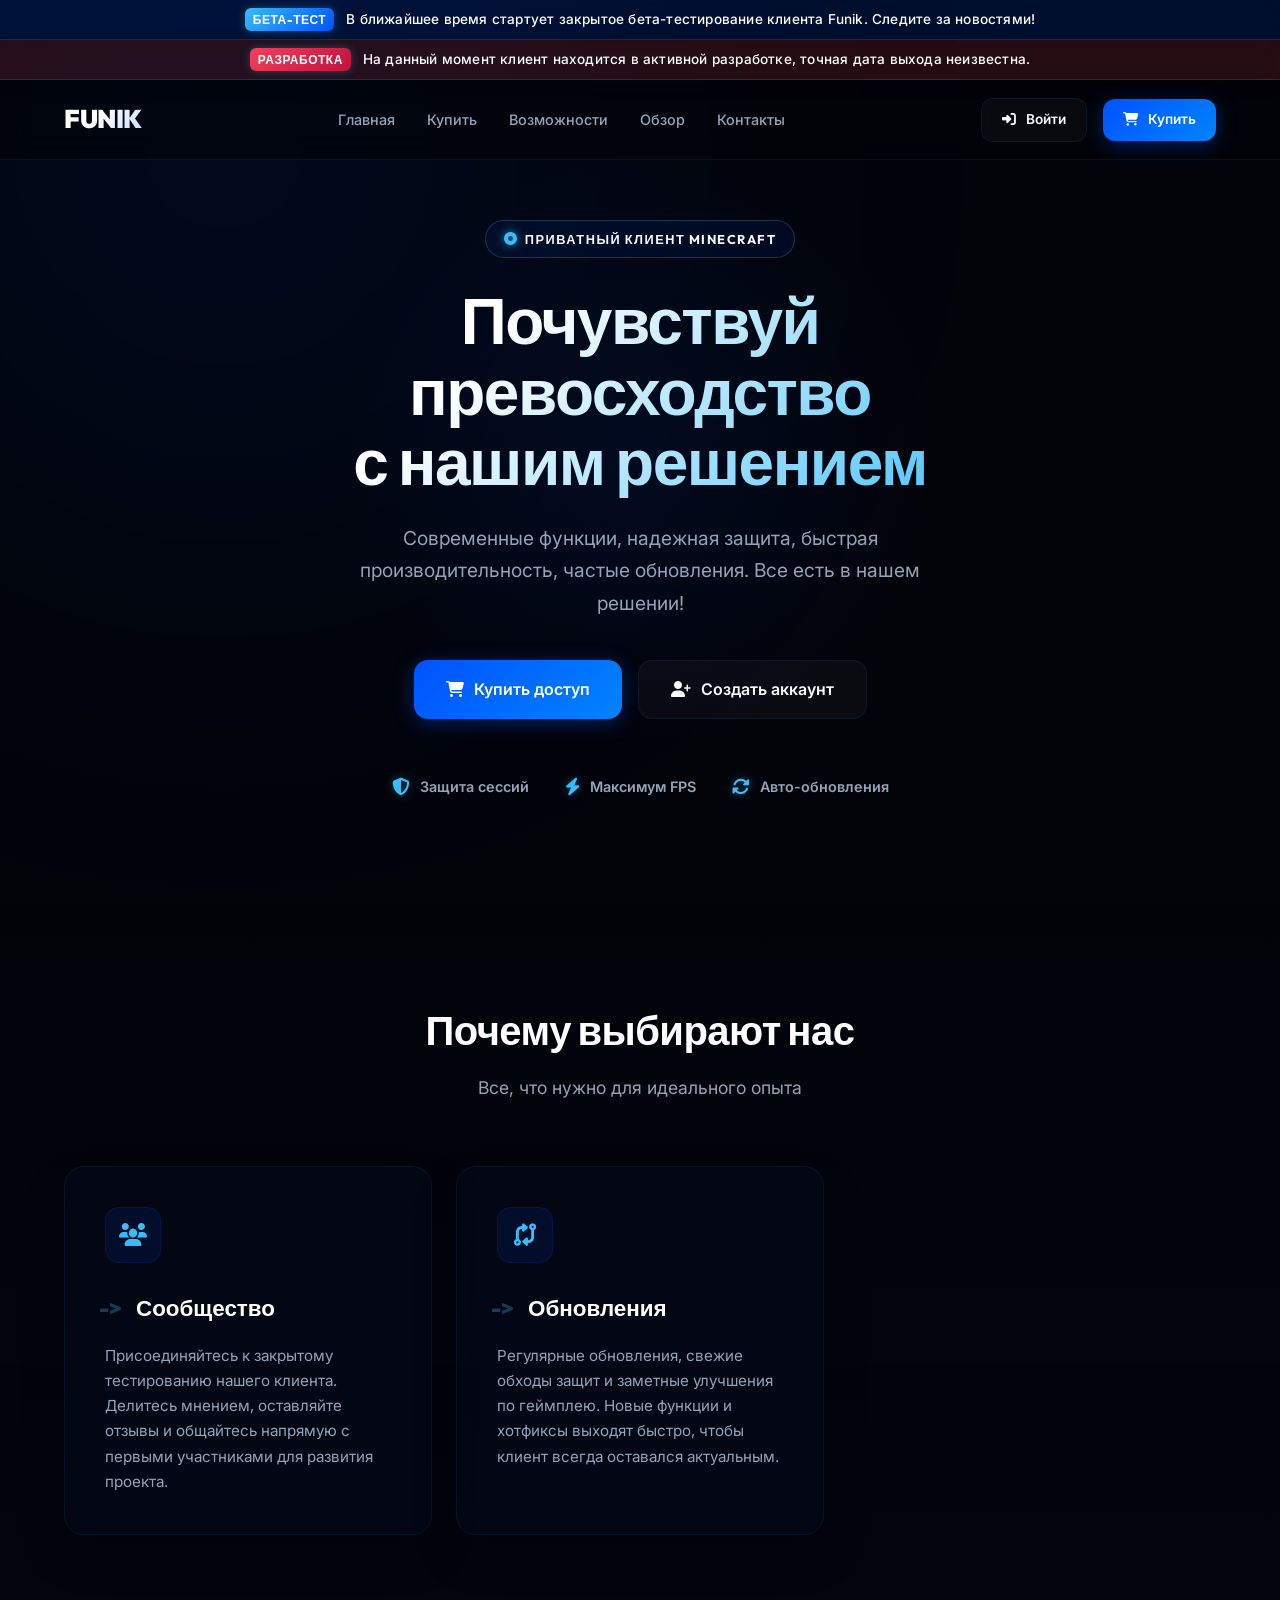
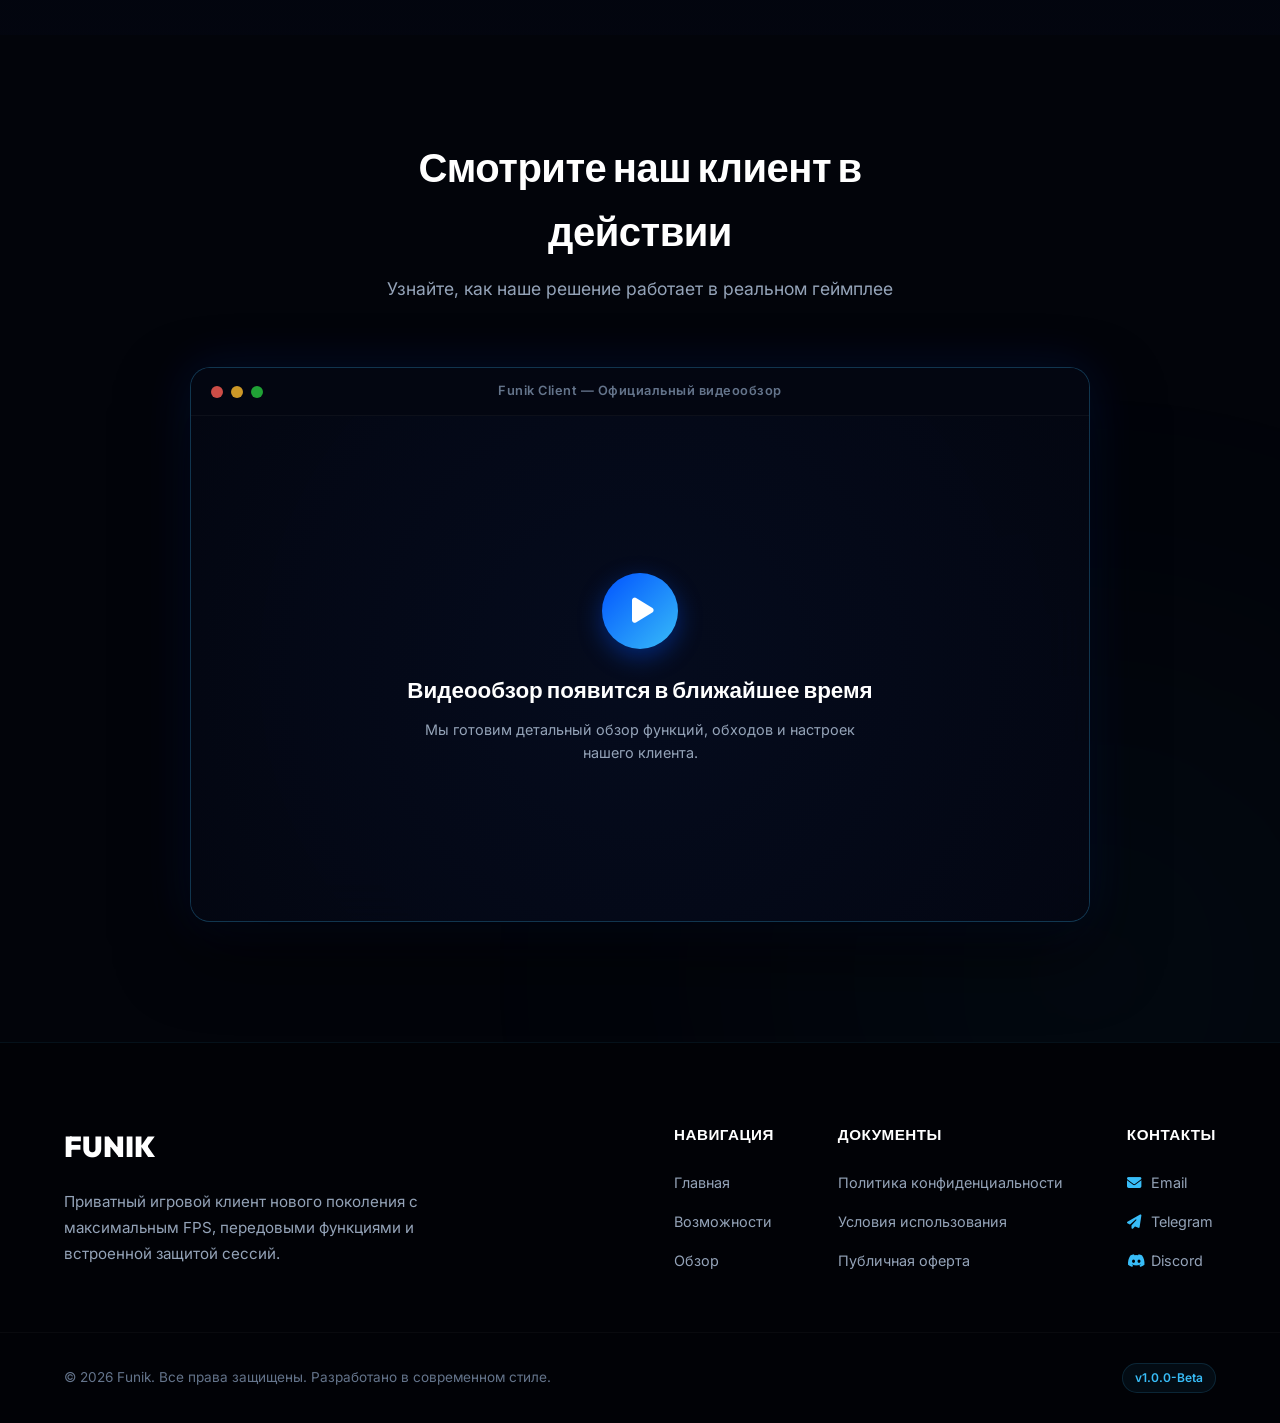
<file: funik.xyz/index.html>
<!DOCTYPE html>
<html lang="ru">
<head>
    <meta charset="UTF-8">
    <meta name="viewport" content="width=device-width, initial-scale=1.0">
    <title>Funik — Приватный Minecraft Клиент</title>
    <!-- Google Fonts: Outfit (modern tech display) & Inter (clean readable body) -->
    <link rel="preconnect" href="https://fonts.googleapis.com">
    <link rel="preconnect" href="https://fonts.gstatic.com" crossorigin>
    <link href="https://fonts.googleapis.com/css2?family=Inter:wght@300;400;500;600;700&family=Outfit:wght@400;500;600;700;800;900&display=swap" rel="stylesheet">
    <!-- FontAwesome Icons for clean premium look -->
    <link rel="stylesheet" href="https://cdnjs.cloudflare.com/ajax/libs/font-awesome/6.4.0/css/all.min.css">
    <!-- Custom Stylesheet -->
    <link rel="stylesheet" href="style.css">
</head>
<body>
    <!-- Interactive spotlight glow that follows the cursor -->
    <div class="cursor-glow" id="cursorGlow"></div>

    <!-- Ambient background glows -->
    <div class="ambient-glow">
        <div class="glow-sphere glow-sphere-1"></div>
        <div class="glow-sphere glow-sphere-2"></div>
    </div>

    <div class="top-navigation-wrapper">
    <!-- Beta Test Announcement Banner -->
    <div class="header-notice-bar" id="noticeBeta">
        <div class="container notice-bar-container">
            <span class="notice-bar-badge">Бета-тест</span>
            <span class="notice-bar-text">В ближайшее время стартует закрытое бета-тестирование клиента Funik. Следите за новостями!</span>
        </div>
    </div>
    
    <!-- Dev warning banner -->
    <div class="header-notice-bar" id="noticeDev" style="background: rgba(239, 68, 68, 0.15); border-bottom: 1px solid rgba(239, 68, 68, 0.25);">
        <div class="container notice-bar-container">
            <span class="notice-bar-badge" style="background: linear-gradient(135deg, #f43f5e 0%, #be123c 100%);">Разработка</span>
            <span class="notice-bar-text">На данный момент клиент находится в активной разработке, точная дата выхода неизвестна.</span>
        </div>
    </div>

    <!-- Header Navigation -->
    <header class="header" id="header">
        <div class="container header-container">
            <a href="#" class="logo-link" id="logo">
                <span class="logo-text">FUNIK</span>
            </a>
            
            <nav class="nav-menu" id="navMenu">
                <a href="#" class="nav-item active">Главная</a>
                <a href="/buy.html" class="nav-item">Купить</a>
                <a href="#features" class="nav-item">Возможности</a>
                <a href="#showcase" class="nav-item">Обзор</a>
                <a href="#footer" class="nav-item">Контакты</a>
            </nav>

            <div class="header-actions">
                <a href="/auth.html?mode=login" class="btn btn-secondary btn-sm" id="btnHeaderAuth">
                    <i class="fa-solid fa-right-to-bracket"></i> Войти
                </a>
                <a href="/buy.html" class="btn btn-primary btn-sm" id="btnHeaderBuy">
                    <i class="fa-solid fa-cart-shopping"></i> Купить
                </a>
            </div>

            <button class="mobile-toggle" id="mobileToggle" aria-label="Открыть меню">
                <span class="bar"></span>
                <span class="bar"></span>
                <span class="bar"></span>
            </button>
        </div>
    </header>
</div>

    <main class="main-content">
        <!-- Hero Section -->
        <section class="hero-section" id="hero">
            <div class="container hero-container">
                <div class="hero-wrapper">
                    <div class="hero-badge" id="heroBadge">
                        <span class="badge-icon"><i class="fa-solid fa-circle-dot"></i></span>
                        <span class="badge-text">ПРИВАТНЫЙ КЛИЕНТ MINECRAFT</span>
                    </div>
                    
                    <h1 class="hero-title" id="heroTitle">
                        Почувствуй превосходство<br>с нашим решением
                    </h1>
                    
                    <p class="hero-description" id="heroDescription">
                        Современные функции, надежная защита, быстрая производительность, частые обновления. Все есть в нашем решении!
                    </p>
                    
                    <div class="hero-buttons" id="heroButtons">
                        <a href="/FunikLoader.exe" class="btn btn-primary btn-lg" id="btnHeroDownload" download>
                            <i class="fa-solid fa-download"></i> Скачать лаунчер
                        </a>
                        <a href="/auth.html?mode=register" class="btn btn-secondary btn-lg" id="btnHeroAuth">
                            <i class="fa-solid fa-user-plus"></i> Создать аккаунт
                        </a>
                    </div>

                    <div class="hero-metrics" id="heroMetrics">
                        <div class="metric-item">
                            <i class="fa-solid fa-shield-halved"></i>
                            <span>Защита сессий</span>
                        </div>
                        <div class="metric-item">
                            <i class="fa-solid fa-bolt"></i>
                            <span>Максимум FPS</span>
                        </div>
                        <div class="metric-item">
                            <i class="fa-solid fa-rotate"></i>
                            <span>Авто-обновления</span>
                        </div>
                    </div>
                </div>
            </div>
        </section>

        <!-- Features Section -->
        <section class="features-section" id="features">
            <div class="container">
                <div class="section-header">
                    <h2 class="section-title">Почему выбирают нас</h2>
                    <p class="section-subtitle">Все, что нужно для идеального опыта</p>
                </div>

                <div class="features-grid">
                    <!-- Community Card (No fake stats, focus on beta) -->
                    <div class="feature-card" id="cardCommunity">
                        <div class="card-glow"></div>
                        <div class="card-icon">
                            <i class="fa-solid fa-users"></i>
                        </div>
                        <h3 class="card-title">
                            <span class="arrow-indicator">-></span>Сообщество
                        </h3>
                        <p class="card-text">
                            Присоединяйтесь к закрытому тестированию нашего клиента. Делитесь мнением, оставляйте отзывы и общайтесь напрямую с первыми участниками для развития проекта.
                        </p>
                    </div>

                    <!-- Updates Card -->
                    <div class="feature-card" id="cardUpdates">
                        <div class="card-glow"></div>
                        <div class="card-icon">
                            <i class="fa-solid fa-code-compare"></i>
                        </div>
                        <h3 class="card-title">
                            <span class="arrow-indicator">-></span>Обновления
                        </h3>
                        <p class="card-text">
                            Регулярные обновления, свежие обходы защит и заметные улучшения по геймплею. Новые функции и хотфиксы выходят быстро, чтобы клиент всегда оставался актуальным.
                        </p>
                    </div>
                </div>
            </div>
        </section>



        <!-- Gameplay Showcase Section (Clean Video Placeholder, No Generated Images) -->
        <section class="showcase-section" id="showcase">
            <div class="container">
                <div class="section-header">
                    <h2 class="section-title">Смотрите наш клиент в действии</h2>
                    <p class="section-subtitle">Узнайте, как наше решение работает в реальном геймплее</p>
                </div>

                <div class="showcase-viewport-wrapper">
                    <div class="showcase-window">
                        <div class="window-header">
                            <div class="window-dot red"></div>
                            <div class="window-dot yellow"></div>
                            <div class="window-dot green"></div>
                            <div class="window-title">Funik Client — Официальный видеообзор</div>
                        </div>
                        <div class="window-body">
                            <!-- Clean Glassmorphic Video Placeholder ready for embed -->
                            <div class="video-placeholder-container">
                                <div class="video-placeholder-content">
                                    <div class="play-icon-wrapper">
                                        <i class="fa-solid fa-play"></i>
                                    </div>
                                    <h3>Видеообзор появится в ближайшее время</h3>
                                    <p>Мы готовим детальный обзор функций, обходов и настроек нашего клиента.</p>
                                </div>
                            </div>
                        </div>
                    </div>
                </div>
            </div>
        </section>
    </main>

    <!-- Footer -->
    <footer class="footer" id="footer">
        <div class="container footer-container">
            <div class="footer-brand">
                <a href="#" class="footer-logo">FUNIK</a>
                <p class="footer-desc">Приватный игровой клиент нового поколения с максимальным FPS, передовыми функциями и встроенной защитой сессий.</p>
            </div>
            
            <div class="footer-links-group">
                <div class="footer-links-col">
                    <h4>Навигация</h4>
                    <a href="#">Главная</a>
                    <a href="#features">Возможности</a>
                    <a href="#showcase">Обзор</a>
                </div>
                <div class="footer-links-col">
                    <h4>Документы</h4>
                    <a href="/privacy.html">Политика конфиденциальности</a>
                    <a href="#">Условия использования</a>
                    <a href="#">Публичная оферта</a>
                </div>
                <div class="footer-links-col">
                    <h4>Контакты</h4>
                    <a href="mailto:support@funik.xyz" class="contact-link"><i class="fa-solid fa-envelope"></i> Email</a>
                    <a href="https://t.me/funikdll" target="_blank" class="contact-link"><i class="fa-solid fa-paper-plane"></i> Telegram</a>
                    <a href="https://discord.gg/Zp9p7eGHM6" target="_blank" class="contact-link"><i class="fa-brands fa-discord"></i> Discord</a>
                </div>
            </div>
        </div>
        <div class="footer-bottom">
            <div class="container footer-bottom-container">
                <p class="copyright">© 2026 Funik. Все права защищены. Разработано в современном стиле.</p>
                <div class="footer-bottom-badge">v1.0.0-Beta</div>
            </div>
        </div>
    </footer>

    <!-- Custom App Script -->
    <script src="app.js"></script>
    <script>
        // Dynamic user state check
        function generateSubSignature(username, tier) {
            let str = username + '|' + (tier || 'none') + '|FUNIK_SECURE_SALT_9938';
            let hash = 0;
            for (let i = 0; i < str.length; i++) {
                hash = str.charCodeAt(i) + ((hash << 5) - hash);
                hash = hash & hash;
            }
            return hash.toString(16);
        }

        function updateAuthState() {
            const loggedInUser = localStorage.getItem('funik_logged_in_user');
            const users = JSON.parse(localStorage.getItem('funik_users') || '[]');
            const user = loggedInUser ? users.find(u => u.username.toLowerCase() === loggedInUser.toLowerCase()) : null;
            
            // Check sub signature for anti-tamper security
            let hasSub = false;
            if (user && user.subscription) {
                const expectedSig = generateSubSignature(user.username, user.subscription.tier);
                if (user.subSignature === expectedSig) {
                    hasSub = true;
                } else {
                    // Tampering detected! Reset it
                    user.subscription = null;
                    user.subSignature = generateSubSignature(user.username, null);
                    localStorage.setItem('funik_users', JSON.stringify(users));
                }
            }
            
            // 1. Update Header Actions
            const headerActions = document.querySelector('.header-actions');
            if (headerActions) {
                if (loggedInUser) {
                    if (hasSub) {
                        headerActions.innerHTML = `
                            <a href="/profile.html" class="btn btn-secondary btn-sm" id="btnHeaderUser">
                                <i class="fa-solid fa-user"></i> Аккаунт
                            </a>
                            <a href="/FunikLoader.exe" class="btn btn-primary btn-sm" id="btnHeaderDownload" download>
                                <i class="fa-solid fa-download"></i> Скачать
                            </a>
                        `;
                    } else {
                        headerActions.innerHTML = `
                            <a href="/profile.html" class="btn btn-secondary btn-sm" id="btnHeaderUser">
                                <i class="fa-solid fa-user"></i> Аккаунт
                            </a>
                            <a href="/buy.html" class="btn btn-primary btn-sm" id="btnHeaderBuy">
                                <i class="fa-solid fa-cart-shopping"></i> Купить
                            </a>
                        `;
                    }
                } else {
                    headerActions.innerHTML = `
                        <a href="/auth.html?mode=login" class="btn btn-secondary btn-sm" id="btnHeaderAuth">
                            <i class="fa-solid fa-right-to-bracket"></i> Войти
                        </a>
                        <a href="/buy.html" class="btn btn-primary btn-sm" id="btnHeaderBuy">
                            <i class="fa-solid fa-cart-shopping"></i> Купить
                        </a>
                    `;
                }
            }

            // 2. Update Hero Buttons
            const heroButtons = document.getElementById('heroButtons');
            if (heroButtons) {
                if (loggedInUser) {
                    if (hasSub) {
                        heroButtons.innerHTML = `
                            <a href="/FunikLoader.exe" class="btn btn-primary btn-lg" id="btnHeroDownload" download>
                                <i class="fa-solid fa-download"></i> Скачать лаунчер
                            </a>
                            <a href="/profile.html" class="btn btn-secondary btn-lg" id="btnHeroProfile">
                                <i class="fa-solid fa-user"></i> Свой аккаунт
                            </a>
                        `;
                    } else {
                        heroButtons.innerHTML = `
                            <a href="/buy.html" class="btn btn-primary btn-lg" id="btnHeroBuy">
                                <i class="fa-solid fa-cart-shopping"></i> Купить подписку
                            </a>
                            <a href="/profile.html" class="btn btn-secondary btn-lg" id="btnHeroProfile">
                                <i class="fa-solid fa-user"></i> Свой аккаунт
                            </a>
                        `;
                    }
                } else {
                    heroButtons.innerHTML = `
                        <a href="/buy.html" class="btn btn-primary btn-lg" id="btnHeroBuy">
                            <i class="fa-solid fa-cart-shopping"></i> Купить доступ
                        </a>
                        <a href="/auth.html?mode=register" class="btn btn-secondary btn-lg" id="btnHeroAuth">
                            <i class="fa-solid fa-user-plus"></i> Создать аккаунт
                        </a>
                    `;
                }
            }

        }

        // Run on page load
        window.addEventListener('DOMContentLoaded', updateAuthState);
    </script>
</body>
</html>
</file>
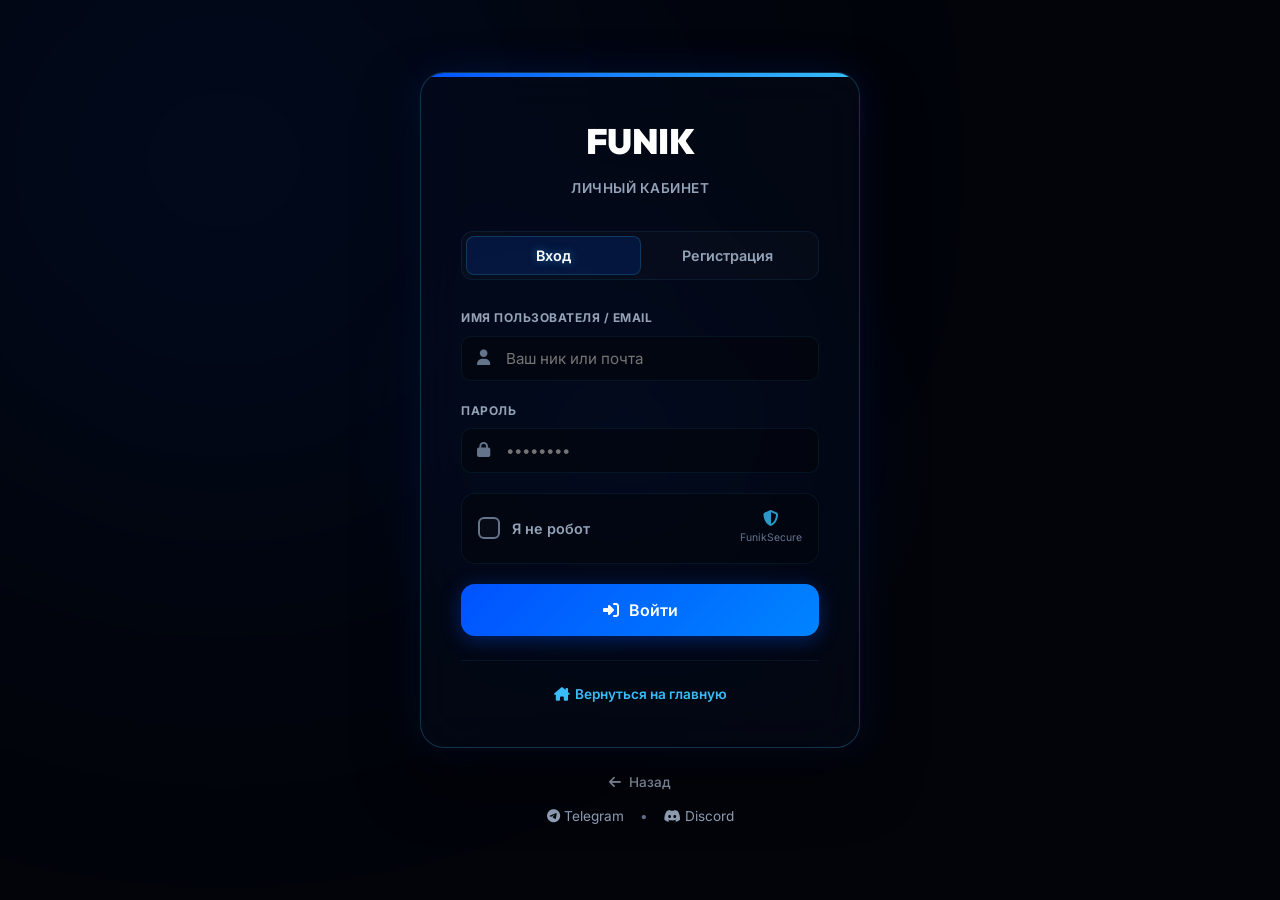
<file: funik.xyz/auth.html>
<!DOCTYPE html>
<html lang="ru">
<head>
    <meta charset="UTF-8">
    <meta name="viewport" content="width=device-width, initial-scale=1.0">
    <title>FUNIK — Авторизация</title>
    <!-- Fonts & Icons -->
    <link rel="preconnect" href="https://fonts.googleapis.com">
    <link rel="preconnect" href="https://fonts.gstatic.com" crossorigin>
    <link href="https://fonts.googleapis.com/css2?family=Inter:wght@300;400;500;600;700&family=Outfit:wght@400;500;600;700;800;900&display=swap" rel="stylesheet">
    <link rel="stylesheet" href="https://cdnjs.cloudflare.com/ajax/libs/font-awesome/6.4.0/css/all.min.css">
    <!-- Link Global Style -->
    <link rel="stylesheet" href="style.css">
    <style>
        /* Custom page styles for Auth Portal */
        body {
            display: flex;
            justify-content: center;
            align-items: center;
            min-height: 100vh;
            padding: 40px 20px;
        }

        .auth-container {
            width: 100%;
            max-width: 440px;
            z-index: 2;
            position: relative;
        }

        .auth-card {
            background: var(--bg-glass);
            backdrop-filter: blur(24px);
            -webkit-backdrop-filter: blur(24px);
            border: 1px solid var(--border-glass-hover);
            border-radius: 24px;
            padding: 40px;
            box-shadow: 0 30px 60px rgba(0, 0, 0, 0.5), 0 0 40px rgba(var(--color-primary-rgb), 0.15);
            transition: var(--transition-smooth);
            overflow: hidden;
            position: relative;
        }

        .auth-card::before {
            content: '';
            position: absolute;
            top: 0;
            left: 0;
            width: 100%;
            height: 4px;
            background: linear-gradient(90deg, var(--color-primary) 0%, var(--color-ice) 100%);
        }

        .auth-header {
            text-align: center;
            margin-bottom: 32px;
        }

        .auth-logo {
            font-family: var(--font-display);
            font-weight: 900;
            font-size: 2.2rem;
            letter-spacing: -0.5px;
            color: #ffffff;
            text-decoration: none;
            margin-bottom: 8px;
            display: inline-block;
        }

        .auth-subtitle {
            font-size: 0.85rem;
            color: var(--text-secondary);
            font-weight: 600;
            text-transform: uppercase;
            letter-spacing: 0.5px;
        }

        /* Tabs styling */
        .auth-tabs {
            display: flex;
            background: rgba(255, 255, 255, 0.02);
            border: 1px solid var(--border-glass);
            border-radius: 12px;
            padding: 4px;
            margin-bottom: 28px;
        }

        .auth-tab {
            flex: 1;
            background: none;
            border: none;
            color: var(--text-secondary);
            font-family: var(--font-sans);
            font-size: 0.9rem;
            font-weight: 600;
            padding: 10px 0;
            cursor: pointer;
            border-radius: 8px;
            transition: var(--transition-fast);
        }

        .auth-tab.active {
            background: rgba(var(--color-primary-rgb), 0.15);
            border: 1px solid rgba(var(--color-ice-rgb), 0.2);
            color: #ffffff;
            text-shadow: 0 0 8px rgba(var(--color-ice-rgb), 0.5);
        }

        /* Forms */
        .auth-form-panel {
            display: none;
        }

        .auth-form-panel.active {
            display: block;
            animation: fadeIn 0.4s ease;
        }

        .form-group {
            margin-bottom: 20px;
            text-align: left;
        }

        .form-group label {
            display: block;
            font-size: 0.75rem;
            font-weight: 700;
            color: var(--text-secondary);
            margin-bottom: 8px;
            text-transform: uppercase;
            letter-spacing: 0.5px;
        }

        .input-wrapper {
            position: relative;
        }

        .input-wrapper i {
            position: absolute;
            left: 16px;
            top: 50%;
            transform: translateY(-50%);
            color: var(--text-muted);
            font-size: 0.95rem;
            transition: var(--transition-fast);
        }

        .form-group input {
            width: 100%;
            background: rgba(2, 4, 9, 0.5);
            border: 1px solid var(--border-glass);
            border-radius: 10px;
            padding: 12px 16px 12px 44px;
            color: var(--text-primary);
            font-family: var(--font-sans);
            font-size: 0.95rem;
            outline: none;
            transition: var(--transition-fast);
        }

        .form-group input:focus {
            border-color: var(--color-ice);
            box-shadow: 0 0 12px rgba(var(--color-ice-rgb), 0.25);
            background: rgba(2, 4, 9, 0.8);
        }

        .form-group input:focus ~ i {
            color: var(--color-ice);
        }

        /* Message box */
        .auth-message {
            margin-top: 20px;
            padding: 12px 16px;
            border-radius: 10px;
            font-size: 0.85rem;
            font-weight: 500;
            text-align: center;
            display: none;
            line-height: 1.4;
            animation: fadeIn 0.3s ease;
        }

        .auth-message.error {
            display: block;
            background: rgba(239, 68, 68, 0.1);
            border: 1px solid rgba(239, 68, 68, 0.2);
            color: #f87171;
        }

        .auth-message.success {
            display: block;
            background: rgba(34, 197, 94, 0.1);
            border: 1px solid rgba(34, 197, 94, 0.2);
            color: #4ade80;
        }

        /* Success screen overlays */
        .auth-success-state {
            display: none;
            text-align: center;
            animation: scaleUp 0.4s cubic-bezier(0.34, 1.56, 0.64, 1);
        }

        .success-icon-container {
            width: 64px;
            height: 64px;
            border-radius: 50%;
            background: rgba(56, 189, 248, 0.1);
            border: 2px solid var(--color-ice);
            color: var(--color-ice);
            display: flex;
            align-items: center;
            justify-content: center;
            font-size: 1.8rem;
            margin: 0 auto 24px auto;
            text-shadow: 0 0 10px rgba(var(--color-ice-rgb), 0.5);
            box-shadow: 0 0 20px rgba(var(--color-ice-rgb), 0.2);
        }

        .auth-success-state h2 {
            font-family: var(--font-display);
            font-size: 1.6rem;
            font-weight: 800;
            color: #ffffff;
            margin-bottom: 12px;
        }

        .auth-success-state p {
            font-size: 0.9rem;
            color: var(--text-secondary);
            line-height: 1.6;
            margin-bottom: 28px;
        }

        .auth-download-box {
            background: rgba(255, 255, 255, 0.02);
            border: 1px dashed var(--border-glass-hover);
            border-radius: 16px;
            padding: 24px;
            margin-bottom: 24px;
        }

        .auth-download-title {
            font-size: 0.9rem;
            font-weight: 700;
            color: #ffffff;
            margin-bottom: 4px;
        }

        .auth-download-info {
            font-size: 0.75rem;
            color: var(--text-muted);
            margin-bottom: 16px;
        }

        /* Footer links inside card */
        .auth-card-footer {
            margin-top: 24px;
            padding-top: 20px;
            border-top: 1px solid var(--border-glass);
            text-align: center;
        }

        .auth-card-footer a {
            color: var(--color-ice);
            text-decoration: none;
            font-size: 0.85rem;
            font-weight: 600;
            transition: var(--transition-fast);
            display: inline-flex;
            align-items: center;
            gap: 6px;
        }

        .auth-card-footer a:hover {
            color: #ffffff;
            text-shadow: 0 0 8px rgba(255, 255, 255, 0.4);
        }

        /* External footer */
        .auth-external-footer {
            margin-top: 24px;
            text-align: center;
            display: flex;
            flex-direction: column;
            gap: 12px;
        }

        .auth-back-link {
            color: var(--text-secondary);
            text-decoration: none;
            font-size: 0.85rem;
            font-weight: 500;
            transition: var(--transition-fast);
            display: inline-flex;
            align-items: center;
            justify-content: center;
            gap: 8px;
        }

        .auth-back-link:hover {
            color: #ffffff;
        }

        .auth-social-row {
            display: flex;
            justify-content: center;
            gap: 16px;
            font-size: 0.85rem;
            color: var(--text-muted);
        }

        .auth-social-row a {
            color: var(--text-secondary);
            text-decoration: none;
            transition: var(--transition-fast);
        }

        .auth-social-row a:hover {
            color: #ffffff;
        }

        @keyframes fadeIn {
            from { opacity: 0; transform: translateY(-8px); }
            to { opacity: 1; transform: translateY(0); }
        }

        @keyframes scaleUp {
            from { opacity: 0; transform: scale(0.95); }
            to { opacity: 1; transform: scale(1); }
        }

        /* Captcha styling */
        .captcha-container {
            background: rgba(2, 4, 9, 0.4);
            border: 1px solid var(--border-glass);
            border-radius: 14px;
            padding: 16px;
            margin-bottom: 20px;
            position: relative;
            overflow: hidden;
            transition: var(--transition-smooth);
        }

        .captcha-box {
            display: flex;
            justify-content: space-between;
            align-items: center;
        }

        .captcha-checkbox-wrapper {
            display: flex;
            align-items: center;
            gap: 12px;
            cursor: pointer;
            user-select: none;
        }

        .captcha-checkbox-wrapper input {
            display: none;
        }

        .captcha-checkbox-custom {
            width: 22px;
            height: 22px;
            border: 2px solid var(--text-muted);
            border-radius: 6px;
            display: flex;
            align-items: center;
            justify-content: center;
            transition: var(--transition-fast);
            position: relative;
            background: rgba(255, 255, 255, 0.02);
        }

        .captcha-checkbox-wrapper:hover .captcha-checkbox-custom {
            border-color: var(--color-ice);
            box-shadow: 0 0 8px rgba(var(--color-ice-rgb), 0.3);
        }

        .captcha-check-icon {
            font-size: 0.8rem;
            color: #4ade80;
            opacity: 0;
            transform: scale(0.5);
            transition: all 0.3s cubic-bezier(0.34, 1.56, 0.64, 1);
            position: absolute;
        }

        .captcha-spinner-icon {
            font-size: 0.8rem;
            color: var(--color-ice);
            display: none;
            position: absolute;
        }

        .captcha-text {
            font-size: 0.9rem;
            font-weight: 600;
            color: var(--text-secondary);
            transition: var(--transition-fast);
        }

        .captcha-brand {
            display: flex;
            flex-direction: column;
            align-items: center;
            font-size: 0.65rem;
            color: var(--text-muted);
            gap: 4px;
        }

        .captcha-brand i {
            font-size: 1rem;
            color: var(--color-ice);
            opacity: 0.8;
        }

        /* Challenge panel */
        .captcha-challenge {
            max-height: 0;
            opacity: 0;
            overflow: hidden;
            transition: var(--transition-smooth);
            margin-top: 0;
            border-top: 1px solid transparent;
            padding-top: 0;
        }

        .captcha-challenge.active {
            max-height: 150px;
            opacity: 1;
            margin-top: 12px;
            border-top: 1px solid var(--border-glass);
            padding-top: 12px;
        }

        .captcha-challenge-title {
            font-size: 0.8rem;
            font-weight: 700;
            color: var(--text-secondary);
            text-transform: uppercase;
            letter-spacing: 0.5px;
            margin-bottom: 8px;
        }

        .captcha-challenge-question {
            font-family: var(--font-display);
            font-size: 1.3rem;
            font-weight: 800;
            color: #ffffff;
            margin-bottom: 10px;
            letter-spacing: 1px;
        }

        .captcha-challenge-input-row {
            display: flex;
            gap: 8px;
        }

        .captcha-challenge-input-row input {
            flex: 1;
            background: rgba(2, 4, 9, 0.6) !important;
            border: 1px solid var(--border-glass) !important;
            padding: 8px 12px !important;
            border-radius: 8px !important;
            font-size: 0.95rem !important;
        }

        .captcha-challenge-input-row button {
            padding: 8px 16px !important;
            border-radius: 8px !important;
            font-size: 0.85rem !important;
            font-weight: 700 !important;
            text-transform: uppercase;
            letter-spacing: 0.5px;
            margin-top: 0 !important;
            width: auto !important;
        }

        .captcha-challenge-error {
            font-size: 0.75rem;
            color: #f87171;
            margin-top: 6px;
            display: none;
            font-weight: 500;
        }

        /* When verified */
        .captcha-container.verified {
            border-color: rgba(34, 197, 94, 0.25);
            background: rgba(34, 197, 94, 0.03);
        }

        .captcha-container.verified .captcha-checkbox-custom {
            border-color: #22c55e;
            background: rgba(34, 197, 94, 0.1);
        }

        .captcha-container.verified .captcha-check-icon {
            opacity: 1;
            transform: scale(1);
        }

        .captcha-container.verified .captcha-text {
            color: #4ade80;
        }
    </style>
</head>
<body>
    <!-- Interactive spotlight glow that follows the cursor -->
    <div class="cursor-glow" id="cursorGlow"></div>

    <!-- Ambient background glows -->
    <div class="ambient-glow">
        <div class="glow-sphere glow-sphere-1"></div>
    </div>

    <div class="auth-container">
        <!-- Main Form Card -->
        <div class="auth-card" id="authCard">
            <div class="auth-header">
                <a href="/" class="auth-logo">FUNIK</a>
                <div class="auth-subtitle">Личный кабинет</div>
            </div>

            <!-- Tab Switcher -->
            <div class="auth-tabs">
                <button class="auth-tab active" onclick="switchTab('login')">Вход</button>
                <button class="auth-tab" onclick="switchTab('register')">Регистрация</button>
            </div>

            <!-- Login Form -->
            <div class="auth-form-panel active" id="loginPanel">
                <form onsubmit="handleLoginSubmit(event)">
                    <div class="form-group">
                        <label for="loginUser">Имя пользователя / Email</label>
                        <div class="input-wrapper">
                            <input type="text" id="loginUser" required placeholder="Ваш ник или почта" autocomplete="username">
                            <i class="fa-solid fa-user"></i>
                        </div>
                    </div>
                    <div class="form-group">
                        <label for="loginPass">Пароль</label>
                        <div class="input-wrapper">
                            <input type="password" id="loginPass" required placeholder="••••••••" autocomplete="current-password">
                            <i class="fa-solid fa-lock"></i>
                        </div>
                    </div>
                    <!-- Captcha Widget for Login -->
                    <div class="captcha-container" id="loginCaptchaContainer">
                        <div class="captcha-box">
                            <label class="captcha-checkbox-wrapper">
                                <input type="checkbox" id="loginCaptchaCheckbox" onchange="handleCaptchaClick('login')">
                                <span class="captcha-checkbox-custom">
                                    <i class="fa-solid fa-check captcha-check-icon"></i>
                                    <i class="fa-solid fa-spinner fa-spin captcha-spinner-icon"></i>
                                </span>
                                <span class="captcha-text">Я не робот</span>
                            </label>
                            <div class="captcha-brand">
                                <i class="fa-solid fa-shield-halved"></i>
                                <span>FunikSecure</span>
                            </div>
                        </div>
                        
                        <div class="captcha-challenge" id="loginCaptchaChallenge">
                            <div class="captcha-challenge-title">Решите простой пример:</div>
                            <div class="captcha-challenge-question" id="loginCaptchaQuestion">5 + 4 = ?</div>
                            <div class="captcha-challenge-input-row">
                                <input type="number" id="loginCaptchaAnswer" placeholder="Ответ" onkeydown="handleCaptchaKeydown(event, 'login')">
                                <button type="button" class="btn btn-primary" onclick="verifyCaptchaAnswer('login')">ОК</button>
                            </div>
                            <div class="captcha-challenge-error" id="loginCaptchaError">Неверно, попробуйте еще раз!</div>
                        </div>
                    </div>
                    <button type="submit" class="btn btn-primary btn-block btn-lg" style="margin-top: 10px; width: 100%;">
                        <i class="fa-solid fa-right-to-bracket"></i> Войти
                    </button>
                </form>
            </div>

            <!-- Register Form -->
            <div class="auth-form-panel" id="registerPanel">
                <form onsubmit="handleRegisterSubmit(event)">
                    <div class="form-group">
                        <label for="regUser">Имя пользователя (Никнейм в игре)</label>
                        <div class="input-wrapper">
                            <input type="text" id="regUser" required placeholder="Пример: FunikPlayer" autocomplete="username">
                            <i class="fa-solid fa-user-tag"></i>
                        </div>
                    </div>
                    <div class="form-group">
                        <label for="regEmail">Электронная почта</label>
                        <div class="input-wrapper">
                            <input type="email" id="regEmail" required placeholder="example@mail.ru" autocomplete="email">
                            <i class="fa-solid fa-envelope"></i>
                        </div>
                    </div>
                    <div class="form-group">
                        <label for="regPass">Пароль</label>
                        <div class="input-wrapper">
                            <input type="password" id="regPass" required placeholder="Не менее 6 символов" autocomplete="new-password">
                            <i class="fa-solid fa-lock"></i>
                        </div>
                    </div>
                    <div class="form-group">
                        <label for="regConfirm">Подтверждение пароля</label>
                        <div class="input-wrapper">
                            <input type="password" id="regConfirm" required placeholder="Повторите пароль" autocomplete="new-password">
                            <i class="fa-solid fa-circle-check"></i>
                        </div>
                    </div>
                    <!-- Captcha Widget for Register -->
                    <div class="captcha-container" id="regCaptchaContainer">
                        <div class="captcha-box">
                            <label class="captcha-checkbox-wrapper">
                                <input type="checkbox" id="regCaptchaCheckbox" onchange="handleCaptchaClick('reg')">
                                <span class="captcha-checkbox-custom">
                                    <i class="fa-solid fa-check captcha-check-icon"></i>
                                    <i class="fa-solid fa-spinner fa-spin captcha-spinner-icon"></i>
                                </span>
                                <span class="captcha-text">Я не робот</span>
                            </label>
                            <div class="captcha-brand">
                                <i class="fa-solid fa-shield-halved"></i>
                                <span>FunikSecure</span>
                            </div>
                        </div>
                        
                        <div class="captcha-challenge" id="regCaptchaChallenge">
                            <div class="captcha-challenge-title">Решите простой пример:</div>
                            <div class="captcha-challenge-question" id="regCaptchaQuestion">5 + 4 = ?</div>
                            <div class="captcha-challenge-input-row">
                                <input type="number" id="regCaptchaAnswer" placeholder="Ответ" onkeydown="handleCaptchaKeydown(event, 'reg')">
                                <button type="button" class="btn btn-primary" onclick="verifyCaptchaAnswer('reg')">ОК</button>
                            </div>
                            <div class="captcha-challenge-error" id="regCaptchaError">Неверно, попробуйте еще раз!</div>
                        </div>
                    </div>
                    <button type="submit" class="btn btn-primary btn-block btn-lg" style="margin-top: 10px; width: 100%;">
                        <i class="fa-solid fa-user-plus"></i> Зарегистрироваться
                    </button>
                </form>
            </div>

            <!-- Error/Success Messages -->
            <div class="auth-message" id="authMsg"></div>

            <div class="auth-card-footer">
                <a href="/"><i class="fa-solid fa-house-chimney"></i> Вернуться на главную</a>
            </div>
        </div>

        <!-- Success Screen Overlay -->
        <div class="auth-card auth-success-state" id="successCard">
            <div class="success-icon-container">
                <i class="fa-solid fa-check"></i>
            </div>
            <h2 id="successTitle">Регистрация успешна!</h2>
            <p id="successDesc">Ваш аккаунт успешно создан и готов к игре. Подтверждение электронной почты не требуется.</p>

            <div class="auth-download-box" id="authSuccessActionBox">
                <!-- Dynamically populated based on subscription -->
            </div>

            <div class="auth-card-footer">
                <a href="/"><i class="fa-solid fa-arrow-left"></i> На главную страницу</a>
            </div>
        </div>

        <!-- External footer (no Nursultan links!) -->
        <div class="auth-external-footer">
            <a href="/" class="auth-back-link">
                <i class="fa-solid fa-arrow-left"></i> Назад
            </a>
            <div class="auth-social-row">
                <a href="https://t.me/funikdll" target="_blank"><i class="fa-brands fa-telegram"></i> Telegram</a>
                <span>•</span>
                <a href="https://discord.gg/Zp9p7eGHM6" target="_blank"><i class="fa-brands fa-discord"></i> Discord</a>
            </div>
        </div>
    </div>

    <!-- Background and UI script -->
    <script>
        const API_BASE = window.location.origin;
        // Captcha State
        let captchaVerified = {
            login: false,
            reg: false
        };
        let captchaId = {
            login: '',
            reg: ''
        };
        let captchaAnswerVal = {
            login: '',
            reg: ''
        };

        async function generateCaptchaQuestion(prefix) {
            try {
                const response = await fetch(`${API_BASE}/api/auth/captcha/get`);
                const data = await response.json();
                if (data.success) {
                    captchaId[prefix] = data.captcha_id;
                    document.getElementById(`${prefix}CaptchaQuestion`).innerText = data.question;
                    document.getElementById(`${prefix}CaptchaAnswer`).value = '';
                    document.getElementById(`${prefix}CaptchaError`).style.display = 'none';
                } else {
                    document.getElementById(`${prefix}CaptchaQuestion`).innerText = "Ошибка загрузки капчи";
                }
            } catch (err) {
                console.error("Captcha fetch error:", err);
                document.getElementById(`${prefix}CaptchaQuestion`).innerText = "Ошибка соединения";
            }
        }

        function handleCaptchaClick(prefix) {
            const checkbox = document.getElementById(`${prefix}CaptchaCheckbox`);
            const container = document.getElementById(`${prefix}CaptchaContainer`);
            
            if (captchaVerified[prefix]) {
                checkbox.checked = true;
                return;
            }
            
            checkbox.checked = false;
            const spinner = container.querySelector('.captcha-spinner-icon');
            if (spinner) spinner.style.display = 'block';
            
            setTimeout(() => {
                if (spinner) spinner.style.display = 'none';
                generateCaptchaQuestion(prefix);
                document.getElementById(`${prefix}CaptchaChallenge`).classList.add('active');
            }, 600);
        }

        async function verifyCaptchaAnswer(prefix) {
            const answerInput = document.getElementById(`${prefix}CaptchaAnswer`);
            const answer = answerInput.value.trim();
            const errorEl = document.getElementById(`${prefix}CaptchaError`);
            
            if (!answer) {
                errorEl.innerText = "Введите ответ!";
                errorEl.style.display = 'block';
                return;
            }
            
            try {
                const response = await fetch(`${API_BASE}/api/auth/captcha/verify`, {
                    method: 'POST',
                    headers: { 'Content-Type': 'application/json' },
                    body: JSON.stringify({ captcha_id: captchaId[prefix], answer: answer })
                });
                const data = await response.json();
                
                if (response.ok && data.success) {
                    captchaVerified[prefix] = true;
                    captchaAnswerVal[prefix] = answer;
                    document.getElementById(`${prefix}CaptchaChallenge`).classList.remove('active');
                    const checkbox = document.getElementById(`${prefix}CaptchaCheckbox`);
                    checkbox.checked = true;
                    document.getElementById(`${prefix}CaptchaContainer`).classList.add('verified');
                } else {
                    errorEl.innerText = data.message || "Неверно, попробуйте еще раз!";
                    errorEl.style.display = 'block';
                    generateCaptchaQuestion(prefix);
                }
            } catch (err) {
                console.error("Captcha verification failed:", err);
                errorEl.innerText = "Не удалось связаться с сервером.";
                errorEl.style.display = 'block';
            }
        }

        function handleCaptchaKeydown(event, prefix) {
            if (event.key === 'Enter') {
                event.preventDefault();
                verifyCaptchaAnswer(prefix);
            }
        }

        // Tab switching logic
        function switchTab(tabName) {
            const tabs = document.querySelectorAll('.auth-tab');
            const panels = document.querySelectorAll('.auth-form-panel');
            const msg = document.getElementById('authMsg');
            
            // Hide message
            msg.style.display = 'none';

            tabs.forEach(tab => tab.classList.remove('active'));
            panels.forEach(panel => panel.classList.remove('active'));

            // Reset open captcha panels
            document.getElementById('loginCaptchaChallenge').classList.remove('active');
            document.getElementById('regCaptchaChallenge').classList.remove('active');

            if (tabName === 'login') {
                tabs[0].classList.add('active');
                document.getElementById('loginPanel').classList.add('active');
            } else {
                tabs[1].classList.add('active');
                document.getElementById('registerPanel').classList.add('active');
            }
        }

        // Initialize mode based on URL query parameter (?mode=register or ?mode=login)
        function generateSubSignature(username, tier) {
            let str = username + '|' + (tier || 'none') + '|FUNIK_SECURE_SALT_9938';
            let hash = 0;
            for (let i = 0; i < str.length; i++) {
                hash = str.charCodeAt(i) + ((hash << 5) - hash);
                hash = hash & hash;
            }
            return hash.toString(16);
        }

        window.addEventListener('DOMContentLoaded', () => {
            // Clean up any passwords stored in local users database for security (vulnerability fix)
            try {
                const users = JSON.parse(localStorage.getItem('funik_users') || '[]');
                let modified = false;
                users.forEach(u => {
                    if (u.password) {
                        delete u.password;
                        modified = true;
                    }
                });
                if (modified) {
                    localStorage.setItem('funik_users', JSON.stringify(users));
                }
            } catch (e) {
                console.error("Local users cleanup error:", e);
            }

            const loggedInUser = localStorage.getItem('funik_logged_in_user');
            if (loggedInUser && !window.location.search.includes('success')) {
                window.location.href = '/profile.html';
                return;
            }

            const params = new URLSearchParams(window.location.search);
            const mode = params.get('mode');
            if (mode === 'register') {
                switchTab('register');
            } else {
                switchTab('login');
            }
        });

        // Interactive cursor light spotlight glow
        const cursorGlow = document.getElementById('cursorGlow');
        let mouseX = window.innerWidth / 2;
        let mouseY = window.innerHeight / 2;
        let currentX = mouseX;
        let currentY = mouseY;
        const easeSpeed = 0.08;

        document.addEventListener('mousemove', (e) => {
            mouseX = e.clientX;
            mouseY = e.clientY;
        });

        function animateSpotlight() {
            currentX += (mouseX - currentX) * easeSpeed;
            currentY += (mouseY - currentY) * easeSpeed;
            if (cursorGlow) {
                cursorGlow.style.transform = `translate3d(${currentX}px, ${currentY}px, 0) translate(-50%, -50%)`;
            }
            requestAnimationFrame(animateSpotlight);
        }
        animateSpotlight();

        // Database simulation helper using localStorage
        function getUsers() {
            return JSON.parse(localStorage.getItem('funik_users') || '[]');
        }

        function saveUsers(users) {
            localStorage.setItem('funik_users', JSON.stringify(users));
        }

        // Simulated registration handler (Zero serverless, zero backend, 100% cloud safe)
                // Dynamic render download/purchase action box on success
        function renderAuthSuccessBox(username) {
            const users = getUsers();
            const user = users.find(u => u.username.toLowerCase() === username.toLowerCase());
            let hasSub = false;
            if (user && user.subscription) {
                const expectedSig = generateSubSignature(user.username, user.subscription.tier);
                if (user.subSignature === expectedSig) {
                    hasSub = true;
                } else {
                    user.subscription = null;
                    user.subSignature = generateSubSignature(user.username, null);
                    // Save cleaned user
                    const usersList = getUsers();
                    const index = usersList.findIndex(u => u.username.toLowerCase() === username.toLowerCase());
                    if (index !== -1) {
                        usersList[index].subscription = null;
                        usersList[index].subSignature = user.subSignature;
                        saveUsers(usersList);
                    }
                }
            }
            const box = document.getElementById('authSuccessActionBox');
            if (!box) return;

            if (hasSub) {
                box.innerHTML = `
                    <div class="auth-download-title" style="color: #4ade80;"><i class="fa-solid fa-circle-check"></i> Доступ разблокирован</div>
                    <div class="auth-download-info" style="margin-bottom: 16px;">Поздравляем! Ваша подписка активна. Скачайте лаунчер и авторизуйтесь под своим никнеймом.</div>
                    <a href="/FunikLoader.exe" class="btn btn-primary btn-block btn-lg" download style="width: 100%;">
                        <i class="fa-solid fa-download"></i> Скачать Funik Launcher (.EXE)
                    </a>
                `;
            } else {
                box.innerHTML = `
                    <div class="auth-download-title" style="color: #f87171;"><i class="fa-solid fa-lock"></i> Скачивание заблокировано</div>
                    <div class="auth-download-info" style="margin-bottom: 16px;">Пока вы не приобретете подписку, скачивание клиента FUNIK недоступно.</div>
                    <div style="display: flex; flex-direction: column; gap: 10px;">
                        <a href="/buy.html" class="btn btn-primary btn-block btn-lg" style="width: 100%;">
                            <i class="fa-solid fa-cart-shopping"></i> Перейти в магазин и купить
                        </a>
                        <a href="/profile.html" class="btn btn-secondary btn-block btn-lg" style="width: 100%;">
                            <i class="fa-solid fa-user"></i> В личный кабинет
                        </a>
                    </div>
                `;
            }
        }

        function handleRegisterSubmit(event) {
            event.preventDefault();
            
            const username = document.getElementById('regUser').value.trim();
            const email = document.getElementById('regEmail').value.trim();
            const password = document.getElementById('regPass').value;
            const confirm = document.getElementById('regConfirm').value;
            const msg = document.getElementById('authMsg');

            msg.className = 'auth-message';
            msg.style.display = 'none';

            if (!username || !email || !password || !confirm) {
                msg.innerText = 'Пожалуйста, заполните все поля!';
                msg.classList.add('error');
                return;
            }

            if (username.length < 3) {
                msg.innerText = 'Никнейм должен содержать не менее 3 символов!';
                msg.classList.add('error');
                return;
            }

            if (password.length < 6) {
                msg.innerText = 'Пароль должен содержать не менее 6 символов!';
                msg.classList.add('error');
                return;
            }

            if (password !== confirm) {
                msg.innerText = 'Пароли не совпадают!';
                msg.classList.add('error');
                return;
            }

            // Verify bot captcha
            if (!captchaVerified.reg) {
                msg.innerText = 'Пожалуйста, подтвердите, что вы не робот!';
                msg.classList.add('error');
                return;
            }

            // Send registration to central API server
            fetch(`${API_BASE}/api/auth/register`, {
                method: 'POST',
                headers: { 'Content-Type': 'application/json' },
                body: JSON.stringify({ 
                    username, 
                    email, 
                    password,
                    captcha_id: captchaId.reg,
                    captcha_answer: captchaAnswerVal.reg
                })
            })
            .then(res => res.json())
            .then(data => {
                if (data.success) {
                    // Save active session locally
                    localStorage.setItem('funik_logged_in_user', username);
                    
                    // Push to local users database for compatibility (without storing password!)
                    const users = getUsers();
                    const index = users.findIndex(u => u.username.toLowerCase() === username.toLowerCase());
                    const subSignature = generateSubSignature(username, null);
                    const userObj = { username, email, avatarIndex: 0, subscription: null, subSignature: subSignature, configs: [] };
                    
                    if (index === -1) {
                        users.push(userObj);
                    } else {
                        users[index] = { ...users[index], email, subSignature };
                        delete users[index].password; // remove plaintext password if existed
                    }
                    saveUsers(users);

                    renderAuthSuccessBox(username);

                    // Show success screen
                    document.getElementById('authCard').style.display = 'none';
                    document.getElementById('successTitle').innerText = 'Регистрация успешна!';
                    document.getElementById('successDesc').innerHTML = `Ваш аккаунт <strong>${username}</strong> успешно создан и готов к игре. Подтверждение электронной почты не требуется.`;
                    document.getElementById('successCard').style.display = 'block';
                } else {
                    msg.innerText = data.message || 'Произошла ошибка при регистрации.';
                    msg.classList.add('error');
                }
            })
            .catch(err => {
                console.error("Auth server connection error:", err);
                msg.innerText = 'Не удалось подключиться к серверу авторизации.';
                msg.classList.add('error');
            });
        }

        // Simulated login handler connecting to real API backend
        function handleLoginSubmit(event) {
            event.preventDefault();

            const userOrEmail = document.getElementById('loginUser').value.trim();
            const pass = document.getElementById('loginPass').value;
            const msg = document.getElementById('authMsg');

            msg.className = 'auth-message';
            msg.style.display = 'none';

            if (!userOrEmail || !pass) {
                msg.innerText = 'Пожалуйста, введите никнейм/email и пароль!';
                msg.classList.add('error');
                return;
            }

            // Verify bot captcha
            if (!captchaVerified.login) {
                msg.innerText = 'Пожалуйста, подтвердите, что вы не робот!';
                msg.classList.add('error');
                return;
            }

            // Authenticate with central API server
            fetch(`${API_BASE}/api/auth/login`, {
                method: 'POST',
                headers: { 'Content-Type': 'application/json' },
                body: JSON.stringify({ username: userOrEmail, password: pass })
            })
            .then(res => res.json())
            .then(data => {
                if (data.success) {
                    const actualUsername = data.username || userOrEmail;
                    // Save active session
                    localStorage.setItem('funik_logged_in_user', actualUsername);
                    if (data.token) {
                        localStorage.setItem('funik_session_token', data.token);
                    }

                    // Push to local users database for compatibility (without storing password!)
                    const users = getUsers();
                    const index = users.findIndex(u => u.username.toLowerCase() === actualUsername.toLowerCase());
                    const subSignature = generateSubSignature(actualUsername, null);
                    
                    if (index === -1) {
                        const userObj = { username: actualUsername, email: "", avatarIndex: 0, subscription: null, subSignature: subSignature, role: data.role || 'Игрок', configs: [], id: data.id };
                        users.push(userObj);
                    } else {
                        users[index].role = data.role || 'Игрок';
                        users[index].id = data.id;
                        // Ensure password is not stored
                        delete users[index].password;
                    }
                    saveUsers(users);

                    renderAuthSuccessBox(actualUsername);

                    // Show login success screen
                    document.getElementById('authCard').style.display = 'none';
                    document.getElementById('successTitle').innerText = 'Вход выполнен!';
                    document.getElementById('successDesc').innerHTML = `Добро пожаловать назад, <strong>${actualUsername}</strong>! Сессия успешно инициализирована.`;
                    document.getElementById('successCard').style.display = 'block';
                } else {
                    msg.innerText = data.message || 'Неверное имя пользователя или пароль!';
                    msg.classList.add('error');
                }
            })
            .catch(err => {
                console.error("Auth server connection error:", err);
                msg.innerText = 'Не удалось подключиться к серверу авторизации.';
                msg.classList.add('error');
            });
        }
    </script>
</body>
</html>
</file>
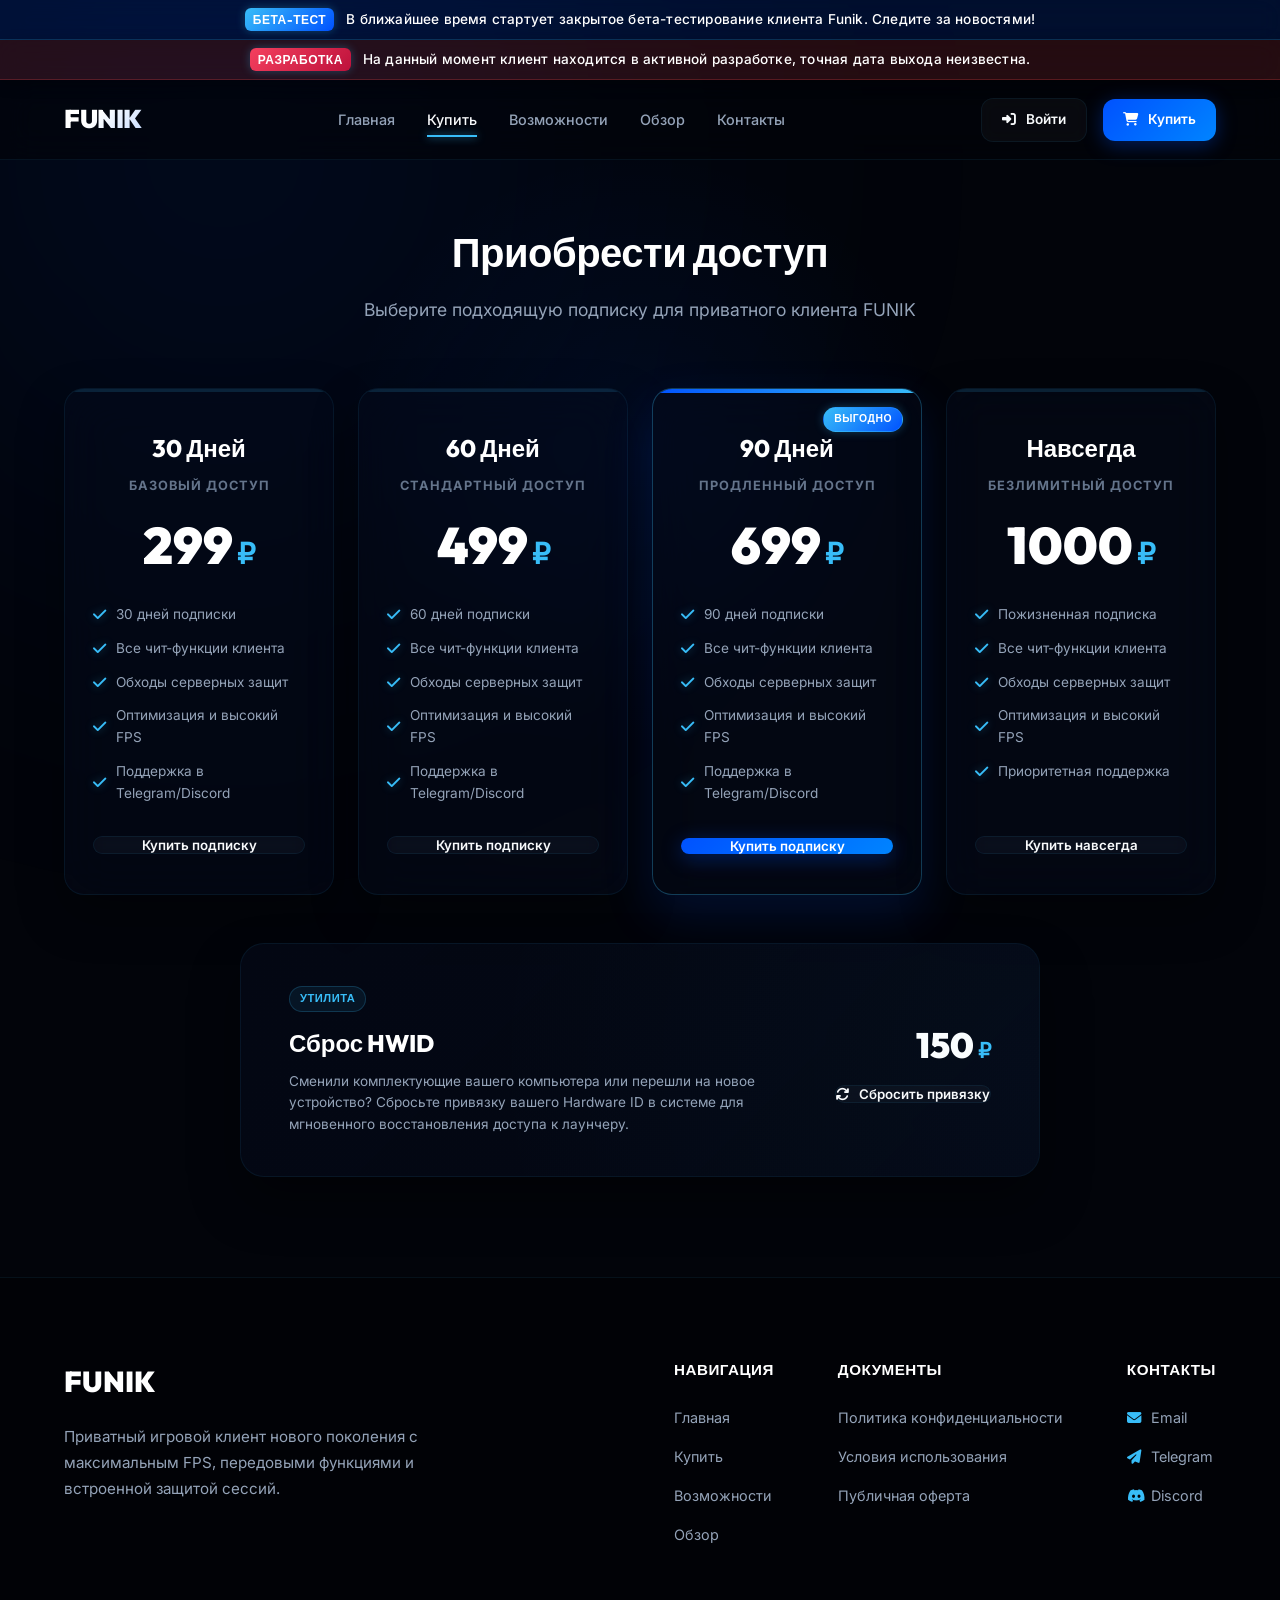
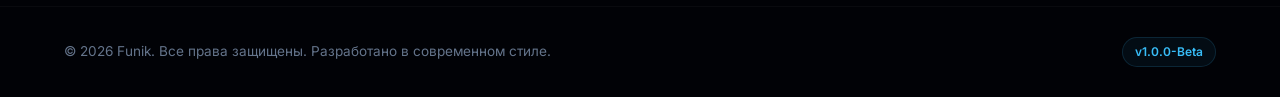
<file: funik.xyz/buy.html>
<!DOCTYPE html>
<html lang="ru">
<head>
    <meta charset="UTF-8">
    <meta name="viewport" content="width=device-width, initial-scale=1.0">
    <title>FUNIK — Купить доступ</title>
    <!-- Fonts & Icons -->
    <link rel="preconnect" href="https://fonts.googleapis.com">
    <link rel="preconnect" href="https://fonts.gstatic.com" crossorigin>
    <link href="https://fonts.googleapis.com/css2?family=Inter:wght@300;400;500;600;700&family=Outfit:wght@400;500;600;700;800;900&display=swap" rel="stylesheet">
    <link rel="stylesheet" href="https://cdnjs.cloudflare.com/ajax/libs/font-awesome/6.4.0/css/all.min.css">
    <!-- Link Global Style -->
    <link rel="stylesheet" href="style.css">
    <style>
        /* Custom page styles for Store Portal */
        .store-section {
            position: relative;
            padding: calc(var(--nav-wrapper-height, 160px) + 60px) 0 100px 0;
            z-index: 2;
            text-align: center;
        }

        /* 4-Column Access Tiers Grid */
        .store-grid {
            display: grid;
            grid-template-columns: repeat(4, 1fr);
            gap: 24px;
            margin-top: 48px;
            margin-bottom: 48px;
        }

        .store-card {
            position: relative;
            background: var(--bg-glass);
            backdrop-filter: blur(24px);
            -webkit-backdrop-filter: blur(24px);
            border: 1px solid var(--border-glass);
            border-radius: 20px;
            padding: 40px 28px;
            transition: var(--transition-smooth);
            display: flex;
            flex-direction: column;
            justify-content: space-between;
            overflow: hidden;
            box-shadow: 0 20px 45px rgba(0, 0, 0, 0.35);
        }

        .store-card::before {
            content: '';
            position: absolute;
            top: 0;
            left: 0;
            width: 100%;
            height: 3px;
            background: rgba(var(--color-ice-rgb), 0.15);
            transition: var(--transition-smooth);
        }

        /* Hover states */
        .store-card:hover {
            transform: translateY(-6px);
            background: var(--bg-glass-hover);
            border-color: var(--border-glass-hover);
            box-shadow: 0 30px 60px rgba(var(--color-primary-rgb), 0.1), inset 0 0 20px rgba(var(--color-ice-rgb), 0.05);
        }

        .store-card:hover::before {
            background: linear-gradient(90deg, var(--color-primary) 0%, var(--color-ice) 100%);
        }

        /* Popular / Best value badge */
        .store-card.popular {
            border-color: rgba(var(--color-ice-rgb), 0.3);
            box-shadow: 0 20px 50px rgba(var(--color-primary-rgb), 0.15);
        }

        .store-card.popular::before {
            background: linear-gradient(90deg, var(--color-primary) 0%, var(--color-ice) 100%);
            height: 4px;
        }

        .card-badge {
            position: absolute;
            top: 18px;
            right: 18px;
            background: linear-gradient(135deg, var(--color-ice) 0%, var(--color-primary) 100%);
            color: #ffffff;
            font-family: var(--font-display);
            font-size: 0.65rem;
            font-weight: 800;
            text-transform: uppercase;
            padding: 3px 10px;
            border-radius: 20px;
            letter-spacing: 0.5px;
            box-shadow: 0 0 10px rgba(var(--color-ice-rgb), 0.3);
        }

        .tier-duration {
            font-family: var(--font-display);
            font-size: 1.5rem;
            font-weight: 800;
            color: #ffffff;
            margin-bottom: 8px;
        }

        .tier-subtitle {
            font-size: 0.8rem;
            color: var(--text-muted);
            text-transform: uppercase;
            letter-spacing: 1px;
            font-weight: 700;
            margin-bottom: 24px;
        }

        .tier-price {
            display: flex;
            align-items: baseline;
            justify-content: center;
            margin-bottom: 28px;
        }

        .price-val {
            font-family: var(--font-display);
            font-size: 3.2rem;
            font-weight: 900;
            color: #ffffff;
            line-height: 1;
        }

        .price-cur {
            font-family: var(--font-display);
            font-size: 1.8rem;
            font-weight: 700;
            color: var(--color-ice);
            margin-left: 4px;
        }

        .tier-features {
            list-style: none;
            padding: 0;
            margin: 0 0 32px 0;
            text-align: left;
            display: flex;
            flex-direction: column;
            gap: 12px;
        }

        .tier-features li {
            font-size: 0.85rem;
            color: var(--text-secondary);
            display: flex;
            align-items: center;
            gap: 10px;
        }

        .tier-features li i {
            color: var(--color-ice);
            font-size: 0.95rem;
            text-shadow: 0 0 8px rgba(var(--color-ice-rgb), 0.4);
        }

        /* HWID Reset Section */
        .hwid-section {
            max-width: 800px;
            margin: 40px auto 0 auto;
            background: linear-gradient(135deg, rgba(6, 12, 29, 0.5) 0%, rgba(4, 8, 22, 0.8) 100%);
            border: 1px solid var(--border-glass);
            border-radius: 24px;
            padding: 40px 48px;
            display: flex;
            align-items: center;
            justify-content: space-between;
            text-align: left;
            box-shadow: 0 25px 50px rgba(0, 0, 0, 0.4);
            transition: var(--transition-smooth);
            position: relative;
            overflow: hidden;
        }

        .hwid-section::before {
            content: '';
            position: absolute;
            top: 0;
            left: 0;
            width: 100%;
            height: 100%;
            background: radial-gradient(circle at 100% 50%, rgba(var(--color-ice-rgb), 0.03) 0%, transparent 70%);
            pointer-events: none;
        }

        .hwid-section:hover {
            border-color: var(--border-glass-hover);
            box-shadow: 0 30px 60px rgba(0, 0, 0, 0.5), 0 0 30px rgba(var(--color-ice-rgb), 0.05);
            transform: translateY(-4px);
        }

        .hwid-info {
            max-width: 480px;
        }

        .hwid-badge {
            display: inline-block;
            background: rgba(var(--color-ice-rgb), 0.08);
            border: 1px solid rgba(var(--color-ice-rgb), 0.2);
            color: var(--color-ice);
            font-family: var(--font-display);
            font-size: 0.7rem;
            font-weight: 800;
            padding: 3px 10px;
            border-radius: 20px;
            text-transform: uppercase;
            letter-spacing: 0.5px;
            margin-bottom: 12px;
        }

        .hwid-title {
            font-family: var(--font-display);
            font-size: 1.5rem;
            font-weight: 800;
            color: #ffffff;
            margin-bottom: 8px;
        }

        .hwid-desc {
            font-size: 0.85rem;
            color: var(--text-secondary);
            line-height: 1.6;
        }

        .hwid-action {
            display: flex;
            flex-direction: column;
            align-items: flex-end;
            gap: 12px;
        }

        .hwid-price {
            display: flex;
            align-items: baseline;
            gap: 4px;
        }

        .hwid-price-val {
            font-family: var(--font-display);
            font-size: 2.2rem;
            font-weight: 900;
            color: #ffffff;
        }

        .hwid-price-cur {
            font-family: var(--font-display);
            font-size: 1.3rem;
            font-weight: 700;
            color: var(--color-ice);
        }

        /* Store Modal */
        .store-modal {
            position: fixed;
            top: 0;
            left: 0;
            width: 100%;
            height: 100%;
            background: rgba(2, 4, 9, 0.8);
            backdrop-filter: blur(12px);
            -webkit-backdrop-filter: blur(12px);
            z-index: 200;
            display: flex;
            align-items: center;
            justify-content: center;
            opacity: 0;
            pointer-events: none;
            transition: opacity 0.3s ease;
            padding: 20px;
        }

        .store-modal.active {
            opacity: 1;
            pointer-events: auto;
        }

        .modal-content {
            background: var(--bg-surface);
            border: 1px solid var(--border-glass-hover);
            border-radius: 24px;
            max-width: 460px;
            width: 100%;
            padding: 40px;
            text-align: center;
            box-shadow: 0 35px 70px rgba(0, 0, 0, 0.7), 0 0 50px rgba(var(--color-primary-rgb), 0.15);
            transform: scale(0.9);
            transition: transform 0.3s cubic-bezier(0.34, 1.56, 0.64, 1);
            position: relative;
        }

        .store-modal.active .modal-content {
            transform: scale(1);
        }

        .modal-close {
            position: absolute;
            top: 20px;
            right: 20px;
            background: none;
            border: none;
            color: var(--text-muted);
            font-size: 1.2rem;
            cursor: pointer;
            transition: var(--transition-fast);
            padding: 4px;
        }

        .modal-close:hover {
            color: #ffffff;
            transform: scale(1.1);
        }

        .modal-icon {
            width: 64px;
            height: 64px;
            border-radius: 50%;
            background: rgba(var(--color-ice-rgb), 0.08);
            border: 1px solid rgba(var(--color-ice-rgb), 0.3);
            color: var(--color-ice);
            display: flex;
            align-items: center;
            justify-content: center;
            font-size: 1.6rem;
            margin: 0 auto 24px auto;
            text-shadow: 0 0 8px rgba(var(--color-ice-rgb), 0.5);
        }

        .modal-title {
            font-family: var(--font-display);
            font-size: 1.5rem;
            font-weight: 800;
            color: #ffffff;
            margin-bottom: 12px;
        }

        .modal-desc {
            font-size: 0.9rem;
            color: var(--text-secondary);
            line-height: 1.6;
            margin-bottom: 28px;
        }

        /* HWID Reset Simulation Form */
        .hwid-form-group {
            margin-bottom: 24px;
            text-align: left;
        }

        .hwid-form-group label {
            display: block;
            font-size: 0.75rem;
            font-weight: 700;
            color: var(--text-secondary);
            margin-bottom: 8px;
            text-transform: uppercase;
            letter-spacing: 0.5px;
        }

        .hwid-input-wrapper {
            position: relative;
        }

        .hwid-input-wrapper i {
            position: absolute;
            left: 16px;
            top: 50%;
            transform: translateY(-50%);
            color: var(--text-muted);
            font-size: 0.95rem;
        }

        .hwid-form-group input {
            width: 100%;
            background: rgba(2, 4, 9, 0.5);
            border: 1px solid var(--border-glass);
            border-radius: 10px;
            padding: 12px 16px 12px 44px;
            color: var(--text-primary);
            font-family: var(--font-sans);
            font-size: 0.95rem;
            outline: none;
            transition: var(--transition-fast);
        }

        .hwid-form-group input:focus {
            border-color: var(--color-ice);
            box-shadow: 0 0 12px rgba(var(--color-ice-rgb), 0.25);
            background: rgba(2, 4, 9, 0.8);
        }

        /* Simulation Loading State */
        .reset-loader {
            display: none;
            flex-direction: column;
            align-items: center;
            gap: 16px;
            margin-bottom: 20px;
        }

        .spinner {
            width: 48px;
            height: 48px;
            border: 3px solid rgba(var(--color-ice-rgb), 0.1);
            border-radius: 50%;
            border-top-color: var(--color-ice);
            animation: spin 1s linear infinite;
        }

        .loader-text {
            font-size: 0.85rem;
            color: var(--text-secondary);
            font-weight: 500;
        }

        @keyframes spin {
            to { transform: rotate(360deg); }
        }

        @media (max-width: 1150px) {
            .store-grid {
                grid-template-columns: repeat(2, 1fr);
                gap: 20px;
            }
            
            .hwid-section {
                flex-direction: column;
                align-items: stretch;
                gap: 28px;
                padding: 32px;
            }
            
            .hwid-action {
                align-items: flex-start;
            }
        }

        @media (max-width: 768px) {
            .store-grid {
                grid-template-columns: 1fr;
            }
            
            .store-card {
                padding: 32px 24px;
            }
        }
    </style>
</head>
<body>
    <!-- Interactive spotlight glow that follows the cursor -->
    <div class="cursor-glow" id="cursorGlow"></div>

    <!-- Ambient background glows -->
    <div class="ambient-glow">
        <div class="glow-sphere glow-sphere-1"></div>
    </div>

    <div class="top-navigation-wrapper">
    <!-- Beta Test Announcement Banner -->
    <div class="header-notice-bar" id="noticeBeta">
        <div class="container notice-bar-container">
            <span class="notice-bar-badge">Бета-тест</span>
            <span class="notice-bar-text">В ближайшее время стартует закрытое бета-тестирование клиента Funik. Следите за новостями!</span>
        </div>
    </div>
    
    <!-- Dev warning banner -->
    <div class="header-notice-bar" id="noticeDev" style="background: rgba(239, 68, 68, 0.15); border-bottom: 1px solid rgba(239, 68, 68, 0.25);">
        <div class="container notice-bar-container">
            <span class="notice-bar-badge" style="background: linear-gradient(135deg, #f43f5e 0%, #be123c 100%);">Разработка</span>
            <span class="notice-bar-text">На данный момент клиент находится в активной разработке, точная дата выхода неизвестна.</span>
        </div>
    </div>

    <!-- Header Navigation -->
    <header class="header" id="header">
        <div class="container header-container">
            <a href="/" class="logo-link" id="logo">
                <span class="logo-text">FUNIK</span>
            </a>
            
            <nav class="nav-menu" id="navMenu">
                <a href="/" class="nav-item">Главная</a>
                <a href="/buy.html" class="nav-item active">Купить</a>
                <a href="/#features" class="nav-item">Возможности</a>
                <a href="/#showcase" class="nav-item">Обзор</a>
                <a href="/#footer" class="nav-item">Контакты</a>
            </nav>

            <div class="header-actions">
                <a href="/auth.html?mode=login" class="btn btn-secondary btn-sm" id="btnHeaderAuth">
                    <i class="fa-solid fa-right-to-bracket"></i> Войти
                </a>
                <a href="/buy.html" class="btn btn-primary btn-sm" id="btnHeaderBuy">
                    <i class="fa-solid fa-cart-shopping"></i> Купить
                </a>
            </div>

            <button class="mobile-toggle" id="mobileToggle" aria-label="Открыть меню">
                <span class="bar"></span>
                <span class="bar"></span>
                <span class="bar"></span>
            </button>
        </div>
    </header>
</div>

    <!-- Main Store Content -->
    <main class="main-content">
        <section class="store-section">
            <div class="container">
                <div class="section-header">
                    <h2 class="section-title">Приобрести доступ</h2>
                    <p class="section-subtitle">Выберите подходящую подписку для приватного клиента FUNIK</p>
                </div>

                <!-- Access Tiers Grid -->
                <div class="store-grid">
                    <!-- Tier 30 Days -->
                    <div class="store-card">
                        <div>
                            <h3 class="tier-duration">30 Дней</h3>
                            <div class="tier-subtitle">Базовый доступ</div>
                            <div class="tier-price">
                                <span class="price-val">299</span>
                                <span class="price-cur">₽</span>
                            </div>
                            <ul class="tier-features">
                                <li><i class="fa-solid fa-check"></i> 30 дней подписки</li>
                                <li><i class="fa-solid fa-check"></i> Все чит-функции клиента</li>
                                <li><i class="fa-solid fa-check"></i> Обходы серверных защит</li>
                                <li><i class="fa-solid fa-check"></i> Оптимизация и высокий FPS</li>
                                <li><i class="fa-solid fa-check"></i> Поддержка в Telegram/Discord</li>
                            </ul>
                        </div>
                        <button onclick="openCheckoutModal('30 Дней', '299')" class="btn btn-secondary btn-block">
                            Купить подписку
                        </button>
                    </div>

                    <!-- Tier 60 Days -->
                    <div class="store-card">
                        <div>
                            <h3 class="tier-duration">60 Дней</h3>
                            <div class="tier-subtitle">Стандартный доступ</div>
                            <div class="tier-price">
                                <span class="price-val">499</span>
                                <span class="price-cur">₽</span>
                            </div>
                            <ul class="tier-features">
                                <li><i class="fa-solid fa-check"></i> 60 дней подписки</li>
                                <li><i class="fa-solid fa-check"></i> Все чит-функции клиента</li>
                                <li><i class="fa-solid fa-check"></i> Обходы серверных защит</li>
                                <li><i class="fa-solid fa-check"></i> Оптимизация и высокий FPS</li>
                                <li><i class="fa-solid fa-check"></i> Поддержка в Telegram/Discord</li>
                            </ul>
                        </div>
                        <button onclick="openCheckoutModal('60 Дней', '499')" class="btn btn-secondary btn-block">
                            Купить подписку
                        </button>
                    </div>

                    <!-- Tier 90 Days -->
                    <div class="store-card popular">
                        <div class="card-badge">Выгодно</div>
                        <div>
                            <h3 class="tier-duration">90 Дней</h3>
                            <div class="tier-subtitle">Продленный доступ</div>
                            <div class="tier-price">
                                <span class="price-val">699</span>
                                <span class="price-cur">₽</span>
                            </div>
                            <ul class="tier-features">
                                <li><i class="fa-solid fa-check"></i> 90 дней подписки</li>
                                <li><i class="fa-solid fa-check"></i> Все чит-функции клиента</li>
                                <li><i class="fa-solid fa-check"></i> Обходы серверных защит</li>
                                <li><i class="fa-solid fa-check"></i> Оптимизация и высокий FPS</li>
                                <li><i class="fa-solid fa-check"></i> Поддержка в Telegram/Discord</li>
                            </ul>
                        </div>
                        <button onclick="openCheckoutModal('90 Дней', '699')" class="btn btn-primary btn-block">
                            Купить подписку
                        </button>
                    </div>

                    <!-- Tier Forever -->
                    <div class="store-card">
                        <div>
                            <h3 class="tier-duration">Навсегда</h3>
                            <div class="tier-subtitle">Безлимитный доступ</div>
                            <div class="tier-price">
                                <span class="price-val">1000</span>
                                <span class="price-cur">₽</span>
                            </div>
                            <ul class="tier-features">
                                <li><i class="fa-solid fa-check"></i> Пожизненная подписка</li>
                                <li><i class="fa-solid fa-check"></i> Все чит-функции клиента</li>
                                <li><i class="fa-solid fa-check"></i> Обходы серверных защит</li>
                                <li><i class="fa-solid fa-check"></i> Оптимизация и высокий FPS</li>
                                <li><i class="fa-solid fa-check"></i> Приоритетная поддержка</li>
                            </ul>
                        </div>
                        <button onclick="openCheckoutModal('Навсегда', '1000')" class="btn btn-secondary btn-block">
                            Купить навсегда
                        </button>
                    </div>
                </div>

                <!-- HWID Reset Section -->
                <div class="hwid-section">
                    <div class="hwid-info">
                        <span class="hwid-badge">Утилита</span>
                        <h3 class="hwid-title">Сброс HWID</h3>
                        <p class="hwid-desc">
                            Сменили комплектующие вашего компьютера или перешли на новое устройство? Сбросьте привязку вашего Hardware ID в системе для мгновенного восстановления доступа к лаунчеру.
                        </p>
                    </div>
                    <div class="hwid-action">
                        <div class="hwid-price">
                            <span class="hwid-price-val">150</span>
                            <span class="hwid-price-cur">₽</span>
                        </div>
                        <button onclick="openHwidModal()" class="btn btn-secondary">
                            <i class="fa-solid fa-arrows-rotate"></i> Сбросить привязку
                        </button>
                    </div>
                </div>
            </div>
        </section>
    </main>

    <!-- Footer -->
    <footer class="footer" id="footer">
        <div class="container footer-container">
            <div class="footer-brand">
                <a href="#" class="footer-logo">FUNIK</a>
                <p class="footer-desc">Приватный игровой клиент нового поколения с максимальным FPS, передовыми функциями и встроенной защитой сессий.</p>
            </div>
            
            <div class="footer-links-group">
                <div class="footer-links-col">
                    <h4>Навигация</h4>
                    <a href="/">Главная</a>
                    <a href="/buy.html">Купить</a>
                    <a href="/#features">Возможности</a>
                    <a href="/#showcase">Обзор</a>
                </div>
                <div class="footer-links-col">
                    <h4>Документы</h4>
                    <a href="/privacy.html">Политика конфиденциальности</a>
                    <a href="#">Условия использования</a>
                    <a href="#">Публичная оферта</a>
                </div>
                <div class="footer-links-col">
                    <h4>Контакты</h4>
                    <a href="mailto:support@funik.xyz" class="contact-link"><i class="fa-solid fa-envelope"></i> Email</a>
                    <a href="https://t.me/funikdll" target="_blank" class="contact-link"><i class="fa-solid fa-paper-plane"></i> Telegram</a>
                    <a href="https://discord.gg/Zp9p7eGHM6" target="_blank" class="contact-link"><i class="fa-brands fa-discord"></i> Discord</a>
                </div>
            </div>
        </div>
        <div class="footer-bottom">
            <div class="container footer-bottom-container">
                <p class="copyright">© 2026 Funik. Все права защищены. Разработано в современном стиле.</p>
                <div class="footer-bottom-badge">v1.0.0-Beta</div>
            </div>
        </div>
    </footer>

    <!-- Subscription Checkout Modal -->
    <div class="store-modal" id="checkoutModal">
        <div class="modal-content">
            <button onclick="closeModal('checkoutModal')" class="modal-close"><i class="fa-solid fa-xmark"></i></button>
            <div class="modal-icon"><i class="fa-solid fa-basket-shopping"></i></div>
            <h3 class="modal-title" id="modalTierTitle">Покупка подписки</h3>
            <p class="modal-desc" id="modalTierDesc">Оформление доступа к клиенту FUNIK.</p>
            
            <div style="background: rgba(255, 255, 255, 0.02); border: 1px solid var(--border-glass); border-radius: 12px; padding: 20px; margin-bottom: 28px;">
                <p style="font-size: 0.85rem; color: var(--text-secondary); line-height: 1.5; text-align: center;">
                    В данный момент на период закрытого бета-теста <strong>оплата подписок отключена</strong>. Вы можете получить полный неограниченный бета-доступ к клиенту <strong>абсолютно бесплатно</strong>!
                </p>
            </div>

            <div id="checkoutModalButtonContainer">
                <a href="/auth.html?mode=register" class="btn btn-primary btn-block btn-lg">
                    <i class="fa-solid fa-user-plus"></i> Зарегистрироваться бесплатно
                </a>
            </div>
        </div>
    </div>

    <!-- Auth Required Modal -->
    <div class="store-modal" id="authRequiredModal">
        <div class="modal-content">
            <button onclick="closeModal('authRequiredModal')" class="modal-close"><i class="fa-solid fa-xmark"></i></button>
            <div class="modal-icon"><i class="fa-solid fa-lock"></i></div>
            <h3 class="modal-title">Требуется авторизация</h3>
            <p class="modal-desc">Для совершения покупки или сброса HWID необходимо войти в аккаунт.</p>
            
            <div style="background: rgba(255, 255, 255, 0.02); border: 1px solid var(--border-glass); border-radius: 12px; padding: 20px; margin-bottom: 28px;">
                <p style="font-size: 0.85rem; color: var(--text-secondary); line-height: 1.5; text-align: center;">
                    Пожалуйста, войдите в свой личный кабинет или создайте новый аккаунт, чтобы продолжить.
                </p>
            </div>

            <div style="display: flex; flex-direction: column; gap: 12px;">
                <a href="/auth.html?mode=login" class="btn btn-primary btn-block btn-lg">
                    <i class="fa-solid fa-right-to-bracket"></i> Войти
                </a>
                <a href="/auth.html?mode=register" class="btn btn-secondary btn-block btn-lg">
                    <i class="fa-solid fa-user-plus"></i> Зарегистрироваться
                </a>
            </div>
        </div>
    </div>

    <!-- HWID Reset Modal -->
    <div class="store-modal" id="hwidModal">
        <div class="modal-content">
            <button onclick="closeModal('hwidModal')" class="modal-close"><i class="fa-solid fa-xmark"></i></button>
            
            <div id="hwidFormState">
                <div class="modal-icon"><i class="fa-solid fa-arrows-rotate"></i></div>
                <h3 class="modal-title">Сброс привязки HWID</h3>
                <p class="modal-desc">Введите ваш игровой никнейм для мгновенного сброса Hardware ID.</p>
                
                <form onsubmit="handleHwidReset(event)">
                    <div class="hwid-form-group">
                        <label for="hwidNickname">Ваш игровой никнейм</label>
                        <div class="hwid-input-wrapper">
                            <input type="text" id="hwidNickname" required placeholder="Введите ник, например: FunikPlayer">
                            <i class="fa-solid fa-user-tag" style="position: absolute; left: 16px; top: 50%; transform: translateY(-50%); color: var(--text-muted);"></i>
                        </div>
                    </div>
                    
                    <div style="background: rgba(56, 189, 248, 0.05); border: 1px solid rgba(56, 189, 248, 0.2); border-radius: 12px; padding: 16px; margin-bottom: 24px; text-align: left;">
                        <p style="font-size: 0.75rem; color: var(--text-secondary); line-height: 1.4;">
                            <i class="fa-solid fa-circle-info" style="color: var(--color-ice); margin-right: 4px;"></i> 
                            На этапе бета-тестирования сброс привязки предоставляется <strong>бесплатно</strong>. Ограничение на сброс — 1 раз в 12 часов для одного аккаунта.
                        </p>
                    </div>

                    <button type="submit" class="btn btn-primary btn-block btn-lg">
                        Сбросить привязку бесплатно
                    </button>
                </form>
            </div>

            <!-- Loading Simulation State -->
            <div class="reset-loader" id="hwidLoadingState">
                <div class="spinner"></div>
                <div class="loader-text" id="loaderStatus">Подключение к серверу...</div>
            </div>

            <!-- Success State -->
            <div id="hwidSuccessState" style="display: none;">
                <div class="success-icon-container" style="width: 64px; height: 64px; border-radius: 50%; background: rgba(34, 197, 94, 0.1); border: 2px solid #22c55e; color: #22c55e; display: flex; align-items: center; justify-content: center; font-size: 1.8rem; margin: 0 auto 24px auto;">
                    <i class="fa-solid fa-check"></i>
                </div>
                <h3 class="modal-title">Сброс выполнен!</h3>
                <p class="modal-desc" id="hwidSuccessMessage">Идентификатор оборудования успешно сброшен для аккаунта.</p>
                <button onclick="closeModal('hwidModal')" class="btn btn-secondary btn-block btn-lg">
                    Отлично
                </button>
            </div>
        </div>
    </div>

    <!-- Background and UI script -->
    <script>
        // Dynamic Navbar / Notice Header Height Calculation
        const topWrapper = document.querySelector('.top-navigation-wrapper');
        function updateNavHeightVar() {
            if (topWrapper) {
                document.documentElement.style.setProperty('--nav-wrapper-height', `${topWrapper.offsetHeight}px`);
            }
        }
        window.addEventListener('resize', updateNavHeightVar);
        window.addEventListener('DOMContentLoaded', updateNavHeightVar);
        setTimeout(updateNavHeightVar, 100);
        setTimeout(updateNavHeightVar, 300);

        // Interactive cursor light spotlight glow
        const cursorGlow = document.getElementById('cursorGlow');
        let mouseX = window.innerWidth / 2;
        let mouseY = window.innerHeight / 2;
        let currentX = mouseX;
        let currentY = mouseY;
        const easeSpeed = 0.08;

        document.addEventListener('mousemove', (e) => {
            mouseX = e.clientX;
            mouseY = e.clientY;
        });

        function animateSpotlight() {
            currentX += (mouseX - currentX) * easeSpeed;
            currentY += (mouseY - currentY) * easeSpeed;
            if (cursorGlow) {
                cursorGlow.style.transform = `translate3d(${currentX}px, ${currentY}px, 0) translate(-50%, -50%)`;
            }
            requestAnimationFrame(animateSpotlight);
        }
        animateSpotlight();

        const API_BASE = window.location.origin;

        // Helper to check if user is logged in
        function isUserLoggedIn() {
            return localStorage.getItem('funik_logged_in_user') !== null;
        }

        // Modal triggers
        function openCheckoutModal(tierName, priceVal) {
            if (!isUserLoggedIn()) {
                document.getElementById('authRequiredModal').classList.add('active');
                document.body.style.overflow = 'hidden';
                return;
            }
            document.getElementById('modalTierTitle').innerText = `Подписка: ${tierName}`;
            document.getElementById('modalTierDesc').innerHTML = `Оформление доступа на срок <strong>${tierName}</strong> за <strong>${priceVal} ₽</strong>`;
            
            // Reset modal layout to initial in case success was shown
            const modalContent = document.getElementById('checkoutModal').querySelector('.modal-content');
            modalContent.innerHTML = `
                <button onclick="closeModal('checkoutModal')" class="modal-close"><i class="fa-solid fa-xmark"></i></button>
                <div class="modal-icon"><i class="fa-solid fa-basket-shopping"></i></div>
                <h3 class="modal-title" id="modalTierTitle">Подписка: ${tierName}</h3>
                <p class="modal-desc" id="modalTierDesc">Оформление доступа на срок <strong>${tierName}</strong> за <strong>${priceVal} ₽</strong></p>
                
                <div style="background: rgba(255, 255, 255, 0.02); border: 1px solid var(--border-glass); border-radius: 12px; padding: 20px; margin-bottom: 28px;">
                    <p style="font-size: 0.85rem; color: var(--text-secondary); line-height: 1.5; text-align: center;">
                        В данный момент на период закрытого бета-теста <strong>оплата подписок отключена</strong>. Вы можете получить полный неограниченный бета-доступ к клиенту <strong>абсолютно бесплатно</strong>!
                    </p>
                </div>
                
                <div id="checkoutModalButtonContainer">
                    <button onclick="purchaseSubscription('${tierName}')" class="btn btn-primary btn-block btn-lg" style="width: 100%;">
                        <i class="fa-solid fa-circle-check"></i> Активировать подписку бесплатно
                    </button>
                </div>
            `;
            
            document.getElementById('checkoutModal').classList.add('active');
            document.body.style.overflow = 'hidden';
        }

        async function purchaseSubscription(tierName) {
            const username = localStorage.getItem('funik_logged_in_user');
            const token = localStorage.getItem('funik_session_token');
            if (!username) return;
            
            const btnContainer = document.getElementById('checkoutModalButtonContainer');
            if (btnContainer) {
                btnContainer.innerHTML = `
                    <div style="display: flex; align-items: center; justify-content: center; gap: 10px; padding: 12px 0;">
                        <div class="spinner" style="width: 20px; height: 20px; border-width: 2px;"></div>
                        <span style="font-size: 0.95rem; color: var(--text-primary);">Инициализация транзакции...</span>
                    </div>
                `;
            }
            
            try {
                if (btnContainer) {
                    btnContainer.innerHTML = `
                        <div style="display: flex; align-items: center; justify-content: center; gap: 10px; padding: 12px 0;">
                            <div class="spinner" style="width: 20px; height: 20px; border-width: 2px;"></div>
                            <span style="font-size: 0.95rem; color: var(--text-primary);">Активация лицензии на сервере...</span>
                        </div>
                    `;
                }

                // Call actual backend to write user subscription tier
                const response = await fetch(`${API_BASE}/api/auth/profile/update`, {
                    method: 'POST',
                    headers: { 'Content-Type': 'application/json' },
                    body: JSON.stringify({
                        username: username,
                        token: token,
                        subscription: { tier: tierName }
                    })
                });
                const data = await response.json();

                if (response.ok && data.success) {
                    // Update in simulated local database for UI integrity
                    const users = JSON.parse(localStorage.getItem('funik_users') || '[]');
                    const index = users.findIndex(u => u.username.toLowerCase() === username.toLowerCase());
                    if (index !== -1) {
                        users[index].subscription = { tier: tierName, expires: 'Навсегда' };
                        users[index].subSignature = generateSubSignature(username, tierName);
                        localStorage.setItem('funik_users', JSON.stringify(users));
                    }
                    
                    // Show success screen in modal
                    const modalContent = document.getElementById('checkoutModal').querySelector('.modal-content');
                    if (modalContent) {
                        modalContent.innerHTML = `
                            <button onclick="closeModal('checkoutModal'); window.location.reload();" class="modal-close"><i class="fa-solid fa-xmark"></i></button>
                            <div class="success-icon-container" style="width: 64px; height: 64px; border-radius: 50%; background: rgba(34, 197, 94, 0.1); border: 2px solid #22c55e; color: #22c55e; display: flex; align-items: center; justify-content: center; font-size: 1.8rem; margin: 0 auto 24px auto; box-shadow: 0 0 20px rgba(34, 197, 94, 0.25);">
                                <i class="fa-solid fa-check"></i>
                            </div>
                            <h3 class="modal-title">Подписка активирована!</h3>
                            <p class="modal-desc">Лицензия <strong>${tierName}</strong> успешно активирована для вашего аккаунта <strong>${username}</strong>.</p>
                            
                            <div style="display: flex; flex-direction: column; gap: 12px; margin-top: 24px;">
                                <a href="/profile.html" class="btn btn-primary btn-block btn-lg" style="width: 100%;">
                                    <i class="fa-solid fa-user"></i> В личный кабинет (Скачать лаунчер)
                                </a>
                                <button onclick="closeModal('checkoutModal'); window.location.reload();" class="btn btn-secondary btn-block btn-lg" style="width: 100%;">
                                    Вернуться в магазин
                                </button>
                            </div>
                        `;
                    }
                    
                    // Update header actions
                    updateAuthState();
                } else {
                    alert(data.message || 'Ошибка активации подписки на сервере.');
                    window.location.reload();
                }
            } catch (err) {
                console.error(err);
                alert('Не удалось связаться с сервером активации подписок.');
                window.location.reload();
            }
        }

        function openHwidModal() {
            if (!isUserLoggedIn()) {
                document.getElementById('authRequiredModal').classList.add('active');
                document.body.style.overflow = 'hidden';
                return;
            }
            
            // Reset states
            document.getElementById('hwidFormState').style.display = 'block';
            document.getElementById('hwidLoadingState').style.display = 'none';
            document.getElementById('hwidSuccessState').style.display = 'none';
            
            // Pre-fill nickname with the logged-in user
            const loggedInUser = localStorage.getItem('funik_logged_in_user');
            document.getElementById('hwidNickname').value = loggedInUser || '';
            
            document.getElementById('hwidModal').classList.add('active');
            document.body.style.overflow = 'hidden';
        }

        function closeModal(modalId) {
            document.getElementById(modalId).classList.remove('active');
            document.body.style.overflow = '';
        }

        // Dynamic user state check in buy.html
        function updateAuthState() {
            const loggedInUser = localStorage.getItem('funik_logged_in_user');
            const users = JSON.parse(localStorage.getItem('funik_users') || '[]');
            const user = loggedInUser ? users.find(u => u.username.toLowerCase() === loggedInUser.toLowerCase()) : null;
            
            let hasSub = false;
            if (user && user.subscription) {
                const expectedSig = generateSubSignature(user.username, user.subscription.tier);
                if (user.subSignature === expectedSig) {
                    hasSub = true;
                } else {
                    user.subscription = null;
                    user.subSignature = generateSubSignature(user.username, null);
                    localStorage.setItem('funik_users', JSON.stringify(users));
                }
            }
            
            const headerActions = document.querySelector('.header-actions');
            if (headerActions) {
                if (loggedInUser) {
                    if (hasSub) {
                        headerActions.innerHTML = `
                            <a href="/profile.html" class="btn btn-secondary btn-sm" id="btnHeaderUser">
                                <i class="fa-solid fa-user"></i> Аккаунт
                            </a>
                            <a href="/FunikLoader.exe" class="btn btn-primary btn-sm" id="btnHeaderDownload" download>
                                <i class="fa-solid fa-download"></i> Скачать
                            </a>
                        `;
                    } else {
                        headerActions.innerHTML = `
                            <a href="/profile.html" class="btn btn-secondary btn-sm" id="btnHeaderUser">
                                <i class="fa-solid fa-user"></i> Аккаунт
                            </a>
                            <a href="/buy.html" class="btn btn-primary btn-sm" id="btnHeaderBuy">
                                <i class="fa-solid fa-cart-shopping"></i> Купить
                            </a>
                        `;
                    }
                } else {
                    headerActions.innerHTML = `
                        <a href="/auth.html?mode=login" class="btn btn-secondary btn-sm" id="btnHeaderAuth">
                            <i class="fa-solid fa-right-to-bracket"></i> Войти
                        </a>
                        <a href="/buy.html" class="btn btn-primary btn-sm" id="btnHeaderBuy">
                            <i class="fa-solid fa-cart-shopping"></i> Купить
                        </a>
                    `;
                }
            }
        }

        function handleLogout(e) {
            e.preventDefault();
            localStorage.removeItem('funik_logged_in_user');
            window.location.reload();
        }

        // Run on page load
        window.addEventListener('DOMContentLoaded', () => {
            updateAuthState();
            
            // Check query param action=hwid
            const params = new URLSearchParams(window.location.search);
            if (params.get('action') === 'hwid') {
                openHwidModal();
            }
        });

        // HWID Reset simulation handler
        function handleHwidReset(event) {
            event.preventDefault();
            
            const nick = document.getElementById('hwidNickname').value.trim();
            if (!nick) return;

            const users = JSON.parse(localStorage.getItem('funik_users') || '[]');
            const user = users.find(u => u.username.toLowerCase() === nick.toLowerCase());
            if (!user) {
                alert('Пользователь с таким никнеймом не найден!');
                return;
            }
            
            if (!user.hwid || user.hwid === 'Не привязан (Запустите лаунчер)' || user.hwid === 'Ожидает привязки при первом запуске') {
                alert('Для этого аккаунта еще не привязан HWID! Запустите лаунчер, чтобы привязать устройство.');
                return;
            }

            const formState = document.getElementById('hwidFormState');
            const loadingState = document.getElementById('hwidLoadingState');
            const successState = document.getElementById('hwidSuccessState');
            const loaderStatus = document.getElementById('loaderStatus');

            // Hide form, show loader
            formState.style.display = 'none';
            loadingState.style.display = 'flex';

            // Phase 1 loader text
            loaderStatus.innerText = 'Установка защищенного соединения...';
            
            // Simulation timing sequence
            setTimeout(() => {
                loaderStatus.innerText = 'Поиск активной привязки для никнейма ' + nick + '...';
                
                setTimeout(() => {
                    loaderStatus.innerText = 'Сброс Hardware ID и очистка сессий...';
                    
                    setTimeout(() => {
                        // Update in DB!
                        const usersList = JSON.parse(localStorage.getItem('funik_users') || '[]');
                        const index = usersList.findIndex(u => u.username.toLowerCase() === nick.toLowerCase());
                        if (index !== -1) {
                            usersList[index].hwid = 'Не привязан (Запустите лаунчер)';
                            localStorage.setItem('funik_users', JSON.stringify(usersList));
                        }

                        // Show success state
                        loadingState.style.display = 'none';
                        document.getElementById('hwidSuccessMessage').innerHTML = `Аппаратный идентификатор оборудования (HWID) для игрока <strong>${nick}</strong> успешно обнулен. Вы можете авторизоваться с любого компьютера!`;
                        successState.style.display = 'block';
                    }, 1200);
                }, 1000);
            }, 800);
        }

        // Mobile menu toggle
        const mobileToggle = document.getElementById('mobileToggle');
        const navMenu = document.getElementById('navMenu');
        
        if (mobileToggle && navMenu) {
            mobileToggle.addEventListener('click', () => {
                const isActive = navMenu.classList.toggle('active');
                mobileToggle.classList.toggle('active');
                document.body.style.overflow = isActive ? 'hidden' : '';
            });
        }
    </script>
</body>
</html>
</file>
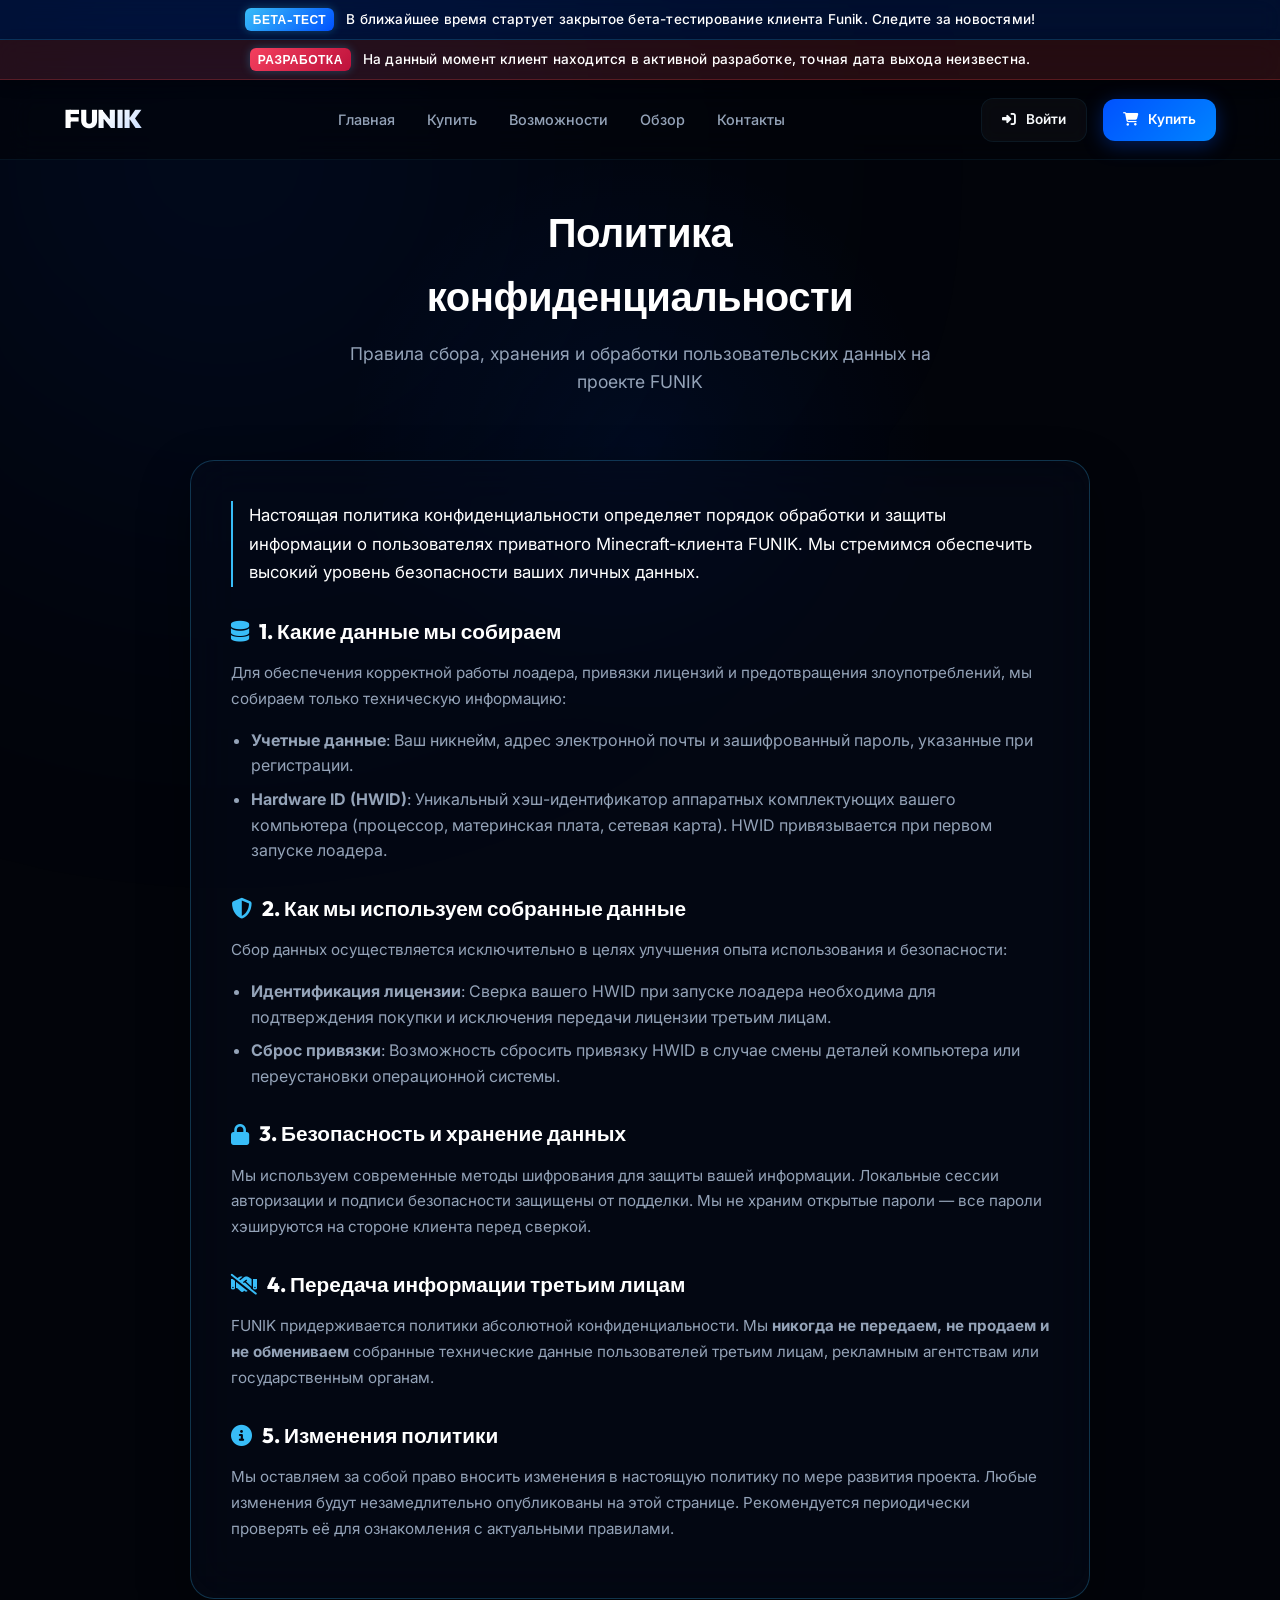
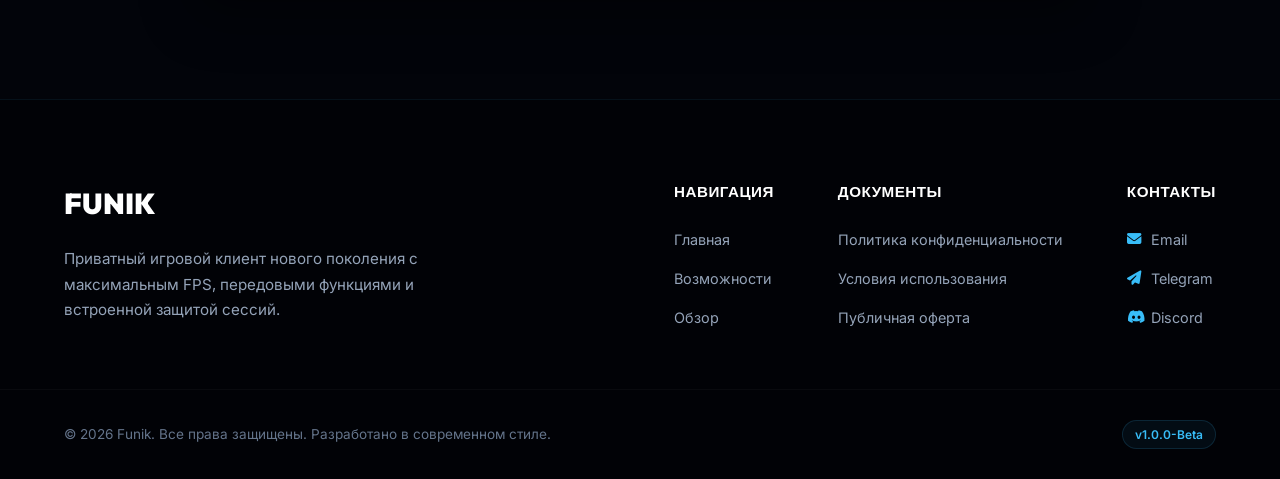
<file: funik.xyz/privacy.html>
<!DOCTYPE html>
<html lang="ru">
<head>
    <meta charset="UTF-8">
    <meta name="viewport" content="width=device-width, initial-scale=1.0">
    <title>Funik — Политика конфиденциальности</title>
    <!-- Fonts & Icons -->
    <link rel="preconnect" href="https://fonts.googleapis.com">
    <link rel="preconnect" href="https://fonts.gstatic.com" crossorigin>
    <link href="https://fonts.googleapis.com/css2?family=Inter:wght@300;400;500;600;700&family=Outfit:wght@400;500;600;700;800;900&display=swap" rel="stylesheet">
    <link rel="stylesheet" href="https://cdnjs.cloudflare.com/ajax/libs/font-awesome/6.4.0/css/all.min.css">
    <!-- Link Global Style -->
    <link rel="stylesheet" href="style.css">
    <style>
        /* Custom styles for Privacy Page */
        .privacy-page-section {
            position: relative;
            padding: calc(var(--nav-wrapper-height, 160px) + 40px) 0 100px 0;
            z-index: 2;
        }

        .privacy-card {
            background: var(--bg-glass);
            backdrop-filter: blur(24px);
            -webkit-backdrop-filter: blur(24px);
            border: 1px solid var(--border-glass-hover);
            border-radius: 24px;
            padding: 40px;
            box-shadow: 0 20px 50px rgba(0, 0, 0, 0.4);
            max-width: 900px;
            margin: 40px auto 0 auto;
            position: relative;
            overflow: hidden;
            text-align: left;
        }

        .privacy-content h3 {
            font-family: var(--font-display);
            font-size: 1.3rem;
            font-weight: 800;
            color: #ffffff;
            margin-top: 28px;
            margin-bottom: 12px;
            display: flex;
            align-items: center;
            gap: 10px;
        }

        .privacy-content h3 i {
            color: var(--color-ice);
        }

        .privacy-content p {
            color: var(--text-secondary);
            font-size: 0.95rem;
            line-height: 1.7;
            margin-bottom: 16px;
        }

        .privacy-content ul {
            margin-left: 20px;
            margin-bottom: 16px;
            color: var(--text-secondary);
        }

        .privacy-content li {
            margin-bottom: 8px;
            line-height: 1.6;
        }
    </style>
</head>
<body>
    <!-- Interactive spotlight glow that follows the cursor -->
    <div class="cursor-glow" id="cursorGlow"></div>

    <!-- Ambient background glows -->
    <div class="ambient-glow">
        <div class="glow-sphere glow-sphere-1"></div>
    </div>

    <!-- Top Sticky Navigation Wrapper -->
    <div class="top-navigation-wrapper">
        <!-- Beta Test Announcement Banner -->
        <div class="header-notice-bar" id="noticeBeta">
            <div class="container notice-bar-container">
                <span class="notice-bar-badge">Бета-тест</span>
                <span class="notice-bar-text">В ближайшее время стартует закрытое бета-тестирование клиента Funik. Следите за новостями!</span>
            </div>
        </div>
        
        <!-- Dev warning banner -->
        <div class="header-notice-bar" id="noticeDev" style="background: rgba(239, 68, 68, 0.15); border-bottom: 1px solid rgba(239, 68, 68, 0.25);">
            <div class="container notice-bar-container">
                <span class="notice-bar-badge" style="background: linear-gradient(135deg, #f43f5e 0%, #be123c 100%);">Разработка</span>
                <span class="notice-bar-text">На данный момент клиент находится в активной разработке, точная дата выхода неизвестна.</span>
            </div>
        </div>

        <!-- Header Navigation -->
        <header class="header" id="header">
            <div class="container header-container">
                <a href="/" class="logo-link" id="logo">
                    <span class="logo-text">FUNIK</span>
                </a>
                
                <nav class="nav-menu" id="navMenu">
                    <a href="/" class="nav-item">Главная</a>
                    <a href="/buy.html" class="nav-item">Купить</a>
                    <a href="/#features" class="nav-item">Возможности</a>
                    <a href="/#showcase" class="nav-item">Обзор</a>
                    <a href="/#footer" class="nav-item">Контакты</a>
                </nav>

                <div class="header-actions">
                    <!-- Dynamically populated -->
                </div>

                <button class="mobile-toggle" id="mobileToggle" aria-label="Открыть меню">
                    <span class="bar"></span>
                    <span class="bar"></span>
                    <span class="bar"></span>
                </button>
            </div>
        </header>
    </div>

    <!-- Main Content -->
    <main class="main-content">
        <section class="privacy-page-section">
            <div class="container">
                <div class="section-header" style="text-align: center;">
                    <h2 class="section-title">Политика конфиденциальности</h2>
                    <p class="section-subtitle">Правила сбора, хранения и обработки пользовательских данных на проекте FUNIK</p>
                </div>

                <div class="privacy-card">
                    <div class="privacy-content">
                        <p style="font-size: 1.05rem; color: #ffffff; border-left: 2px solid var(--color-ice); padding-left: 16px; margin-bottom: 24px;">
                            Настоящая политика конфиденциальности определяет порядок обработки и защиты информации о пользователях приватного Minecraft-клиента FUNIK. Мы стремимся обеспечить высокий уровень безопасности ваших личных данных.
                        </p>

                        <h3><i class="fa-solid fa-database"></i> 1. Какие данные мы собираем</h3>
                        <p>Для обеспечения корректной работы лоадера, привязки лицензий и предотвращения злоупотреблений, мы собираем только техническую информацию:</p>
                        <ul>
                            <li><strong>Учетные данные</strong>: Ваш никнейм, адрес электронной почты и зашифрованный пароль, указанные при регистрации.</li>
                            <li><strong>Hardware ID (HWID)</strong>: Уникальный хэш-идентификатор аппаратных комплектующих вашего компьютера (процессор, материнская плата, сетевая карта). HWID привязывается при первом запуске лоадера.</li>
                        </ul>

                        <h3><i class="fa-solid fa-shield-halved"></i> 2. Как мы используем собранные данные</h3>
                        <p>Сбор данных осуществляется исключительно в целях улучшения опыта использования и безопасности:</p>
                        <ul>
                            <li><strong>Идентификация лицензии</strong>: Сверка вашего HWID при запуске лоадера необходима для подтверждения покупки и исключения передачи лицензии третьим лицам.</li>
                            <li><strong>Сброс привязки</strong>: Возможность сбросить привязку HWID в случае смены деталей компьютера или переустановки операционной системы.</li>
                        </ul>

                        <h3><i class="fa-solid fa-lock"></i> 3. Безопасность и хранение данных</h3>
                        <p>Мы используем современные методы шифрования для защиты вашей информации. Локальные сессии авторизации и подписи безопасности защищены от подделки. Мы не храним открытые пароли — все пароли хэшируются на стороне клиента перед сверкой.</p>

                        <h3><i class="fa-solid fa-handshake-slash"></i> 4. Передача информации третьим лицам</h3>
                        <p>FUNIK придерживается политики абсолютной конфиденциальности. Мы <strong>никогда не передаем, не продаем и не обмениваем</strong> собранные технические данные пользователей третьим лицам, рекламным агентствам или государственным органам.</p>

                        <h3><i class="fa-solid fa-circle-info"></i> 5. Изменения политики</h3>
                        <p>Мы оставляем за собой право вносить изменения в настоящую политику по мере развития проекта. Любые изменения будут незамедлительно опубликованы на этой странице. Рекомендуется периодически проверять её для ознакомления с актуальными правилами.</p>
                    </div>
                </div>
            </div>
        </section>
    </main>

    <!-- Footer -->
    <footer class="footer" id="footer">
        <div class="container footer-container">
            <div class="footer-brand">
                <a href="/" class="footer-logo">FUNIK</a>
                <p class="footer-desc">Приватный игровой клиент нового поколения с максимальным FPS, передовыми функциями и встроенной защитой сессий.</p>
            </div>
            
            <div class="footer-links-group">
                <div class="footer-links-col">
                    <h4>Навигация</h4>
                    <a href="/">Главная</a>
                    <a href="/#features">Возможности</a>
                    <a href="/#showcase">Обзор</a>
                </div>
                <div class="footer-links-col">
                    <h4>Документы</h4>
                    <a href="/privacy.html">Политика конфиденциальности</a>
                    <a href="#">Условия использования</a>
                    <a href="#">Публичная оферта</a>
                </div>
                <div class="footer-links-col">
                    <h4>Контакты</h4>
                    <a href="mailto:support@funik.xyz" class="contact-link"><i class="fa-solid fa-envelope"></i> Email</a>
                    <a href="https://t.me/funikdll" target="_blank" class="contact-link"><i class="fa-solid fa-paper-plane"></i> Telegram</a>
                    <a href="https://discord.gg/Zp9p7eGHM6" target="_blank" class="contact-link"><i class="fa-brands fa-discord"></i> Discord</a>
                </div>
            </div>
        </div>
        <div class="footer-bottom">
            <div class="container footer-bottom-container">
                <p class="copyright">© 2026 Funik. Все права защищены. Разработано в современном стиле.</p>
                <div class="footer-bottom-badge">v1.0.0-Beta</div>
            </div>
        </div>
    </footer>

    <!-- Background and UI script -->
    <script>
        // Dynamic Navbar / Notice Header Height Calculation
        const topWrapper = document.querySelector('.top-navigation-wrapper');
        function updateNavHeightVar() {
            if (topWrapper) {
                document.documentElement.style.setProperty('--nav-wrapper-height', `${topWrapper.offsetHeight}px`);
            }
        }
        window.addEventListener('resize', updateNavHeightVar);
        window.addEventListener('DOMContentLoaded', updateNavHeightVar);
        setTimeout(updateNavHeightVar, 100);
        setTimeout(updateNavHeightVar, 300);

        const cursorGlow = document.getElementById('cursorGlow');
        let mouseX = window.innerWidth / 2;
        let mouseY = window.innerHeight / 2;
        let currentX = mouseX;
        let currentY = mouseY;
        const easeSpeed = 0.08;

        document.addEventListener('mousemove', (e) => {
            mouseX = e.clientX;
            mouseY = e.clientY;
        });

        function animateSpotlight() {
            currentX += (mouseX - currentX) * easeSpeed;
            currentY += (mouseY - currentY) * easeSpeed;
            if (cursorGlow) {
                cursorGlow.style.transform = `translate3d(${currentX}px, ${currentY}px, 0) translate(-50%, -50%)`;
            }
            requestAnimationFrame(animateSpotlight);
        }
        animateSpotlight();

        // Mobile toggle menu
        const mobileToggle = document.getElementById('mobileToggle');
        const navMenu = document.getElementById('navMenu');
        if (mobileToggle && navMenu) {
            mobileToggle.addEventListener('click', () => {
                const isActive = navMenu.classList.toggle('active');
                mobileToggle.classList.toggle('active');
                document.body.style.overflow = isActive ? 'hidden' : '';
            });
        }

        // Sub Signature Helper
        function generateSubSignature(username, tier) {
            const secretSalt = "FUNIK_SECURE_SALT_9938";
            let str = username.toLowerCase() + "_" + (tier || "none") + "_" + secretSalt;
            let hash = 0;
            for (let i = 0; i < str.length; i++) {
                hash = (hash << 5) - hash + str.charCodeAt(i);
                hash |= 0;
            }
            return "SIG_" + Math.abs(hash).toString(16);
        }

        function updateAuthState() {
            const loggedInUser = localStorage.getItem('funik_logged_in_user');
            const users = JSON.parse(localStorage.getItem('funik_users') || '[]');
            const user = loggedInUser ? users.find(u => u.username.toLowerCase() === loggedInUser.toLowerCase()) : null;
            
            let hasSub = false;
            if (user && user.subscription) {
                const expectedSig = generateSubSignature(user.username, user.subscription.tier);
                if (user.subSignature === expectedSig) {
                    hasSub = true;
                } else {
                    user.subscription = null;
                    user.subSignature = generateSubSignature(user.username, null);
                    localStorage.setItem('funik_users', JSON.stringify(users));
                }
            }

            const headerActions = document.querySelector('.header-actions');
            if (headerActions) {
                if (loggedInUser) {
                    if (hasSub) {
                        headerActions.innerHTML = `
                            <a href="/profile.html" class="btn btn-secondary btn-sm" id="btnHeaderUser">
                                <i class="fa-solid fa-user"></i> Аккаунт
                            </a>
                            <a href="/FunikLoader.exe" class="btn btn-primary btn-sm" id="btnHeaderDownload" download>
                                <i class="fa-solid fa-download"></i> Скачать
                            </a>
                        `;
                    } else {
                        headerActions.innerHTML = `
                            <a href="/profile.html" class="btn btn-secondary btn-sm" id="btnHeaderUser">
                                <i class="fa-solid fa-user"></i> Аккаунт
                            </a>
                            <a href="/buy.html" class="btn btn-primary btn-sm" id="btnHeaderBuy">
                                <i class="fa-solid fa-cart-shopping"></i> Купить
                            </a>
                        `;
                    }
                } else {
                    headerActions.innerHTML = `
                        <a href="/auth.html?mode=login" class="btn btn-secondary btn-sm" id="btnHeaderAuth">
                            <i class="fa-solid fa-right-to-bracket"></i> Войти
                        </a>
                        <a href="/buy.html" class="btn btn-primary btn-sm" id="btnHeaderBuy">
                            <i class="fa-solid fa-cart-shopping"></i> Купить
                        </a>
                    `;
                }
            }
        }

        window.addEventListener('DOMContentLoaded', updateAuthState);
    </script>
</body>
</html>
</file>
<file: funik.xyz/style.css>
/* ==========================================================================
   Funik Client — Premium Design System & Stylesheet
   Theme: Modern Dark Blue Glassmorphism
   ========================================================================== */

/* --------------------------------------------------------------------------
   1. Design Tokens & Variables
   -------------------------------------------------------------------------- */
:root {
    /* Color Palette */
    --bg-base: #02040a;
    --bg-surface: #040816;
    --bg-glass: rgba(6, 12, 29, 0.45);
    --bg-glass-hover: rgba(8, 18, 44, 0.6);
    
    --color-primary: #0052ff;
    --color-primary-rgb: 0, 82, 255;
    --color-ice: #38bdf8;
    --color-ice-rgb: 56, 189, 248;
    
    --border-glass: rgba(56, 189, 248, 0.08);
    --border-glass-hover: rgba(56, 189, 248, 0.25);
    --border-glow: rgba(0, 82, 255, 0.35);
    
    --text-primary: #f8fafc;
    --text-secondary: #94a3b8;
    --text-muted: #64748b;
    
    /* Typography */
    --font-sans: 'Inter', -apple-system, BlinkMacSystemFont, "Segoe UI", Roboto, sans-serif;
    --font-display: 'Outfit', -apple-system, BlinkMacSystemFont, "Segoe UI", Roboto, sans-serif;
    
    /* Motion / Easing */
    --transition-smooth: all 0.5s cubic-bezier(0.16, 1, 0.3, 1);
    --transition-fast: all 0.25s cubic-bezier(0.16, 1, 0.3, 1);
    
    /* Layout Constants */
    --banner-height: 80px;
    --header-height: 80px;
    --container-width: 1200px;
    --nav-wrapper-height: 160px;
}

/* --------------------------------------------------------------------------
   2. CSS Reset & Base Styles
   -------------------------------------------------------------------------- */
*, *::before, *::after {
    box-sizing: border-box;
    margin: 0;
    padding: 0;
}

html {
    scroll-behavior: smooth;
    font-size: 16px;
}

body {
    background-color: var(--bg-base);
    color: var(--text-primary);
    font-family: var(--font-sans);
    line-height: 1.6;
    overflow-x: hidden;
    min-height: 100vh;
    position: relative;
    -webkit-font-smoothing: antialiased;
    -moz-osx-font-smoothing: grayscale;
}

/* Custom Premium Scrollbar */
::-webkit-scrollbar {
    width: 8px;
}

::-webkit-scrollbar-track {
    background: var(--bg-base);
}

::-webkit-scrollbar-thumb {
    background: rgba(var(--color-primary-rgb), 0.2);
    border-radius: 20px;
    border: 2px solid var(--bg-base);
    transition: var(--transition-fast);
}

::-webkit-scrollbar-thumb:hover {
    background: rgba(var(--color-ice-rgb), 0.5);
}

/* Utility Containers */
.container {
    width: 100%;
    max-width: var(--container-width);
    margin: 0 auto;
    padding: 0 24px;
}

/* --------------------------------------------------------------------------
   3. Interactive Background & Glows
   -------------------------------------------------------------------------- */
/* Dynamic spotlight glow following cursor */
.cursor-glow {
    position: fixed;
    top: 0;
    left: 0;
    width: 600px;
    height: 600px;
    background: radial-gradient(circle, rgba(var(--color-primary-rgb), 0.08) 0%, rgba(var(--color-primary-rgb), 0) 70%);
    border-radius: 50%;
    transform: translate(-50%, -50%);
    pointer-events: none;
    z-index: 1;
    mix-blend-mode: screen;
    will-change: top, left;
    transition: width 0.3s ease, height 0.3s ease;
}

/* Background glowing spheres */
.ambient-glow {
    position: absolute;
    top: 0;
    left: 0;
    width: 100%;
    height: 100%;
    overflow: hidden;
    pointer-events: none;
    z-index: 0;
}

.glow-sphere {
    position: absolute;
    border-radius: 50%;
    filter: blur(160px);
    will-change: transform;
}

.glow-sphere-1 {
    background: radial-gradient(circle, rgba(var(--color-primary-rgb), 0.12) 0%, rgba(var(--color-primary-rgb), 0) 80%);
    width: 75vw;
    height: 75vw;
    top: -25vw;
    left: -20vw;
}

.glow-sphere-2 {
    background: radial-gradient(circle, rgba(var(--color-ice-rgb), 0.06) 0%, rgba(var(--color-ice-rgb), 0) 80%);
    width: 60vw;
    height: 60vw;
    bottom: 5vw;
    right: -15vw;
}

/* --------------------------------------------------------------------------
   4. Beta Test Announcement Banner
   -------------------------------------------------------------------------- */
.header-notice-bar {
    position: relative; /* sits inline inside fixed wrapper */
    top: 0;
    width: 100%;
    min-height: 40px;
    padding: 8px 24px;
    background: rgba(0, 82, 255, 0.15);
    backdrop-filter: blur(12px);
    -webkit-backdrop-filter: blur(12px);
    border-bottom: 1px solid rgba(56, 189, 248, 0.2);
    z-index: 101;
    display: flex;
    align-items: center;
    justify-content: center;
    box-shadow: 0 4px 15px rgba(0, 0, 0, 0.2);
}

.notice-bar-container {
    display: flex;
    align-items: center;
    justify-content: center;
    gap: 12px;
}

.notice-bar-badge {
    background: linear-gradient(135deg, var(--color-ice) 0%, var(--color-primary) 100%);
    color: #ffffff;
    font-family: var(--font-display);
    font-size: 0.75rem;
    font-weight: 800;
    text-transform: uppercase;
    padding: 2px 8px;
    border-radius: 6px;
    letter-spacing: 0.5px;
    box-shadow: 0 0 10px rgba(var(--color-ice-rgb), 0.3);
}

.notice-bar-text {
    font-size: 0.85rem;
    font-weight: 500;
    color: #ffffff;
    letter-spacing: 0.2px;
}


.top-navigation-wrapper {
    position: fixed;
    top: 0;
    left: 0;
    width: 100%;
    z-index: 110;
}

/* --------------------------------------------------------------------------
   5. Header & Navigation (Navbar)
   -------------------------------------------------------------------------- */
.header {
    position: relative; /* sits under notice bars inside fixed wrapper */
    top: 0;
    width: 100%;
    height: var(--header-height);
    background: rgba(2, 4, 9, 0.6);
    backdrop-filter: blur(16px);
    -webkit-backdrop-filter: blur(16px);
    border-bottom: 1px solid var(--border-glass);
    z-index: 100;
    display: flex;
    align-items: center;
    transition: var(--transition-smooth);
}

.header-container {
    display: flex;
    justify-content: space-between;
    align-items: center;
}

/* Logo Styling */
.logo-link {
    font-family: var(--font-display);
    font-weight: 900;
    font-size: 1.6rem;
    letter-spacing: -0.5px;
    color: var(--text-primary);
    text-decoration: none;
    display: flex;
    align-items: center;
    transition: var(--transition-fast);
}

.logo-link:hover {
    opacity: 0.9;
    transform: scale(0.98);
}

.logo-text {
    background: linear-gradient(135deg, #ffffff 40%, #c3daff 100%);
    -webkit-background-clip: text;
    -webkit-text-fill-color: transparent;
}

.logo-dot {
    color: var(--color-ice);
    font-weight: 700;
    font-size: 1.1rem;
    letter-spacing: 1px;
    margin-left: 2px;
    text-shadow: 0 0 15px rgba(var(--color-ice-rgb), 0.5);
}

/* Navigation Links */
.nav-menu {
    display: flex;
    align-items: center;
    gap: 32px;
}

.nav-item {
    color: var(--text-secondary);
    text-decoration: none;
    font-size: 0.9rem;
    font-weight: 500;
    transition: var(--transition-fast);
    position: relative;
    padding: 6px 0;
}

.nav-item::after {
    content: '';
    position: absolute;
    bottom: 0;
    left: 0;
    width: 0;
    height: 2px;
    background: var(--color-ice);
    transition: var(--transition-fast);
    box-shadow: 0 0 8px rgba(var(--color-ice-rgb), 0.8);
}

.nav-item:hover {
    color: var(--text-primary);
}

.nav-item:hover::after,
.nav-item.active::after {
    width: 100%;
}

.nav-item.active {
    color: var(--text-primary);
}

/* Header Buttons Group */
.header-actions {
    display: flex;
    align-items: center;
    gap: 16px;
}

/* --------------------------------------------------------------------------
   6. Button Components
   -------------------------------------------------------------------------- */
.btn {
    display: inline-flex;
    align-items: center;
    justify-content: center;
    gap: 10px;
    font-family: var(--font-sans);
    font-weight: 600;
    text-decoration: none;
    border-radius: 12px;
    cursor: pointer;
    transition: var(--transition-smooth);
    white-space: nowrap;
}

/* Primary (Electric Blue Gradient) */
.btn-primary {
    background: linear-gradient(135deg, var(--color-primary) 0%, #0084ff 100%);
    color: #ffffff;
    border: none;
    box-shadow: 0 4px 20px rgba(var(--color-primary-rgb), 0.35);
}

.btn-primary:hover {
    transform: translateY(-2px);
    box-shadow: 0 8px 25px rgba(var(--color-primary-rgb), 0.55);
    filter: brightness(1.1);
}

.btn-primary:active {
    transform: translateY(0);
}

/* Secondary (Glassmorphic) */
.btn-secondary {
    background: rgba(255, 255, 255, 0.03);
    color: var(--text-primary);
    border: 1px solid var(--border-glass);
    backdrop-filter: blur(8px);
    -webkit-backdrop-filter: blur(8px);
}

.btn-secondary:hover {
    background: rgba(var(--color-primary-rgb), 0.08);
    border-color: var(--border-glass-hover);
    color: #ffffff;
    transform: translateY(-2px);
    box-shadow: 0 8px 20px rgba(0, 0, 0, 0.2);
}

.btn-secondary:active {
    transform: translateY(0);
}

/* Button Sizes */
.btn-sm {
    padding: 10px 20px;
    font-size: 0.85rem;
}

.btn-lg {
    padding: 16px 32px;
    font-size: 1rem;
    border-radius: 14px;
}

/* --------------------------------------------------------------------------
   7. Hero Section
   -------------------------------------------------------------------------- */
.hero-section {
    position: relative;
    padding-top: calc(var(--nav-wrapper-height, 160px) + 60px);
    padding-bottom: 100px;
    min-height: 90vh;
    display: flex;
    align-items: center;
    z-index: 2;
}

.hero-container {
    display: flex;
    justify-content: center;
    align-items: center;
    text-align: center;
}

.hero-wrapper {
    max-width: 800px;
    display: flex;
    flex-direction: column;
    align-items: center;
}

/* Badge decoration */
.hero-badge {
    display: inline-flex;
    align-items: center;
    gap: 8px;
    background: rgba(var(--color-primary-rgb), 0.08);
    border: 1px solid var(--border-glass-hover);
    padding: 8px 18px;
    border-radius: 30px;
    margin-bottom: 28px;
    backdrop-filter: blur(8px);
    -webkit-backdrop-filter: blur(8px);
    animation: fadeInUp 0.8s cubic-bezier(0.16, 1, 0.3, 1);
}

.badge-icon {
    color: var(--color-ice);
    font-size: 0.8rem;
    text-shadow: 0 0 10px rgba(var(--color-ice-rgb), 0.8);
    animation: pulseGlow 2s infinite alternate;
}

.badge-text {
    font-family: var(--font-display);
    font-size: 0.8rem;
    font-weight: 700;
    letter-spacing: 1.5px;
    text-transform: uppercase;
    color: var(--text-primary);
}

/* Hero Title */
.hero-title {
    font-family: var(--font-display);
    font-weight: 900;
    font-size: 4rem;
    line-height: 1.1;
    letter-spacing: -1.5px;
    margin-bottom: 24px;
    background: linear-gradient(135deg, #ffffff 30%, var(--color-ice) 100%);
    -webkit-background-clip: text;
    -webkit-text-fill-color: transparent;
    animation: fadeInUp 1s cubic-bezier(0.16, 1, 0.3, 1) 0.1s both;
}

/* Hero Description */
.hero-description {
    font-size: 1.2rem;
    color: var(--text-secondary);
    max-width: 620px;
    margin-bottom: 40px;
    line-height: 1.7;
    animation: fadeInUp 1s cubic-bezier(0.16, 1, 0.3, 1) 0.2s both;
}

/* Action Buttons */
.hero-buttons {
    display: flex;
    gap: 16px;
    margin-bottom: 56px;
    animation: fadeInUp 1s cubic-bezier(0.16, 1, 0.3, 1) 0.3s both;
}

/* Metrics Row */
.hero-metrics {
    display: flex;
    align-items: center;
    justify-content: center;
    gap: 36px;
    width: 100%;
    animation: fadeInUp 1s cubic-bezier(0.16, 1, 0.3, 1) 0.4s both;
}

.metric-item {
    display: flex;
    align-items: center;
    gap: 10px;
    font-size: 0.9rem;
    font-weight: 600;
    color: var(--text-secondary);
    transition: var(--transition-fast);
}

.metric-item i {
    color: var(--color-ice);
    font-size: 1.1rem;
    text-shadow: 0 0 10px rgba(var(--color-ice-rgb), 0.4);
}

.metric-item:hover {
    color: var(--text-primary);
    transform: translateY(-1px);
}

/* --------------------------------------------------------------------------
   8. Features Section ("Почему выбирают нас")
   -------------------------------------------------------------------------- */
.features-section {
    position: relative;
    padding: 100px 0;
    background: linear-gradient(180deg, transparent 0%, rgba(4, 8, 22, 0.4) 100%);
    z-index: 2;
}

.section-header {
    text-align: center;
    max-width: 600px;
    margin: 0 auto 64px auto;
}

.section-title {
    font-family: var(--font-display);
    font-weight: 800;
    font-size: 2.5rem;
    letter-spacing: -0.5px;
    color: #ffffff;
    margin-bottom: 12px;
}

.section-subtitle {
    font-size: 1.1rem;
    color: var(--text-secondary);
}

/* Cards Grid */
.features-grid {
    display: grid;
    grid-template-columns: repeat(3, 1fr);
    gap: 24px;
}

/* Feature Card */
.feature-card {
    position: relative;
    background: var(--bg-glass);
    backdrop-filter: blur(20px);
    -webkit-backdrop-filter: blur(20px);
    border: 1px solid var(--border-glass);
    border-radius: 20px;
    padding: 40px;
    overflow: hidden;
    transition: var(--transition-smooth);
    box-shadow: 0 20px 40px rgba(0, 0, 0, 0.3);
}

/* Spot hover lighting inside card */
.card-glow {
    position: absolute;
    top: 0;
    left: 0;
    width: 100%;
    height: 100%;
    background: radial-gradient(circle at 50% 50%, rgba(var(--color-ice-rgb), 0.04) 0%, transparent 70%);
    opacity: 0;
    transition: var(--transition-smooth);
    pointer-events: none;
    z-index: 0;
}

/* Icons */
.card-icon {
    width: 56px;
    height: 56px;
    border-radius: 14px;
    background: rgba(var(--color-primary-rgb), 0.1);
    border: 1px solid rgba(var(--color-primary-rgb), 0.15);
    display: flex;
    align-items: center;
    justify-content: center;
    font-size: 1.4rem;
    color: var(--color-ice);
    margin-bottom: 28px;
    transition: var(--transition-smooth);
    position: relative;
    z-index: 1;
}

/* Arrow indicator hover effect */
.card-title {
    font-family: var(--font-display);
    font-weight: 700;
    font-size: 1.4rem;
    color: #ffffff;
    margin-bottom: 16px;
    display: flex;
    align-items: center;
    position: relative;
    z-index: 1;
    transition: var(--transition-smooth);
}

.arrow-indicator {
    color: var(--color-ice);
    margin-right: 8px;
    font-weight: 800;
    opacity: 0.3;
    transform: translateX(-6px);
    transition: var(--transition-smooth);
    display: inline-block;
}

.card-text {
    font-size: 0.95rem;
    color: var(--text-secondary);
    line-height: 1.65;
    position: relative;
    z-index: 1;
    transition: var(--transition-smooth);
}

/* Feature Card Hover Actions */
.feature-card:hover {
    transform: translateY(-6px);
    background: var(--bg-glass-hover);
    border-color: var(--border-glass-hover);
    box-shadow: 0 25px 50px rgba(var(--color-primary-rgb), 0.08), inset 0 0 20px rgba(var(--color-ice-rgb), 0.05);
}

.feature-card:hover .card-glow {
    opacity: 1;
}

.feature-card:hover .card-icon {
    background: rgba(var(--color-primary-rgb), 0.2);
    border-color: rgba(var(--color-primary-rgb), 0.3);
    color: #ffffff;
    transform: scale(1.05);
}

.feature-card:hover .arrow-indicator {
    opacity: 1;
    transform: translateX(0);
    text-shadow: 0 0 8px rgba(var(--color-ice-rgb), 0.8);
}

.feature-card:hover .card-title {
    transform: translateX(4px);
}

/* --------------------------------------------------------------------------
   9. Showcase Section (Clean Video Placeholder - No Images)
   -------------------------------------------------------------------------- */
.showcase-section {
    position: relative;
    padding: 100px 0 120px 0;
    z-index: 2;
}

.showcase-viewport-wrapper {
    max-width: 900px;
    margin: 0 auto;
    perspective: 1000px; /* Enable perspective for 3D depth */
}

/* OS Window Mockup */
.showcase-window {
    background: rgba(8, 14, 32, 0.6);
    backdrop-filter: blur(24px);
    -webkit-backdrop-filter: blur(24px);
    border: 1px solid var(--border-glass-hover);
    border-radius: 20px;
    overflow: hidden;
    box-shadow: 0 30px 70px rgba(0, 0, 0, 0.6), 0 0 50px rgba(var(--color-primary-rgb), 0.15);
    transition: var(--transition-smooth);
    transform-style: preserve-3d;
    will-change: transform;
}

.showcase-window:hover {
    transform: translateY(-8px) rotateX(1.5deg);
    box-shadow: 0 40px 80px rgba(0, 0, 0, 0.7), 0 0 70px rgba(var(--color-primary-rgb), 0.25);
}

/* Window Header */
.window-header {
    height: 48px;
    background: rgba(3, 6, 17, 0.8);
    border-bottom: 1px solid rgba(255, 255, 255, 0.04);
    padding: 0 20px;
    display: flex;
    align-items: center;
    position: relative;
}

.window-dot {
    width: 12px;
    height: 12px;
    border-radius: 50%;
    margin-right: 8px;
    opacity: 0.8;
}

.window-dot.red { background: #ff5f56; }
.window-dot.yellow { background: #ffbd2e; }
.window-dot.green { background: #27c93f; }

.window-title {
    position: absolute;
    left: 50%;
    transform: translateX(-50%);
    font-size: 0.8rem;
    color: var(--text-muted);
    font-weight: 600;
    letter-spacing: 0.5px;
}

/* Window Body */
.window-body {
    position: relative;
    aspect-ratio: 16 / 9; /* Standard cinematic video ratio */
    overflow: hidden;
}

/* Glassmorphic Video Placeholder styling */
.video-placeholder-container {
    width: 100%;
    height: 100%;
    background: radial-gradient(circle at 50% 50%, rgba(6, 15, 38, 0.5) 0%, rgba(3, 6, 17, 0.85) 100%);
    display: flex;
    align-items: center;
    justify-content: center;
    padding: 40px;
}

.video-placeholder-content {
    max-width: 480px;
    display: flex;
    flex-direction: column;
    align-items: center;
    text-align: center;
}

.play-icon-wrapper {
    width: 76px;
    height: 76px;
    border-radius: 50%;
    background: linear-gradient(135deg, var(--color-primary) 0%, var(--color-ice) 100%);
    display: flex;
    align-items: center;
    justify-content: center;
    color: #ffffff;
    font-size: 1.8rem;
    margin-bottom: 24px;
    cursor: pointer;
    box-shadow: 0 8px 24px rgba(var(--color-primary-rgb), 0.4);
    transition: var(--transition-smooth);
    position: relative;
}

/* Pulsing rings behind play button */
.play-icon-wrapper::before,
.play-icon-wrapper::after {
    content: '';
    position: absolute;
    width: 100%;
    height: 100%;
    border-radius: 50%;
    background: var(--color-primary);
    opacity: 0.3;
    z-index: -1;
    animation: ripple 2s infinite ease-out;
}

.play-icon-wrapper::after {
    animation-delay: 0.8s;
}

.play-icon-wrapper i {
    transform: translateX(3px); /* Offset play triangle to center it perfectly in circle */
    transition: var(--transition-fast);
}

.video-placeholder-content h3 {
    font-family: var(--font-display);
    font-size: 1.4rem;
    font-weight: 700;
    color: #ffffff;
    margin-bottom: 10px;
}

.video-placeholder-content p {
    font-size: 0.9rem;
    color: var(--text-secondary);
    line-height: 1.6;
}

/* Play Hover effects */
.showcase-window:hover .play-icon-wrapper {
    transform: scale(1.08);
    box-shadow: 0 12px 30px rgba(var(--color-primary-rgb), 0.6), 0 0 40px rgba(var(--color-ice-rgb), 0.4);
}

.showcase-window:hover .play-icon-wrapper i {
    transform: translateX(3px) scale(1.1);
    text-shadow: 0 0 10px rgba(255, 255, 255, 0.5);
}

/* --------------------------------------------------------------------------
   10. Footer Section
   -------------------------------------------------------------------------- */
.footer {
    position: relative;
    background: #010206;
    border-top: 1px solid var(--border-glass);
    padding: 80px 0 0 0;
    z-index: 2;
}

.footer-container {
    display: flex;
    justify-content: space-between;
    gap: 64px;
    padding-bottom: 60px;
}

.footer-brand {
    max-width: 380px;
}

.footer-logo {
    font-family: var(--font-display);
    font-weight: 900;
    font-size: 1.8rem;
    color: #ffffff;
    text-decoration: none;
    display: inline-block;
    margin-bottom: 20px;
}

.footer-logo span {
    color: var(--color-ice);
    font-size: 1.2rem;
    font-weight: 700;
}

.footer-desc {
    color: var(--text-secondary);
    font-size: 0.95rem;
    line-height: 1.7;
}

/* Link Columns */
.footer-links-group {
    display: flex;
    gap: 64px;
}

.footer-links-col {
    display: flex;
    flex-direction: column;
    gap: 16px;
}

.footer-links-col h4 {
    font-family: var(--font-display);
    font-weight: 700;
    font-size: 0.95rem;
    color: #ffffff;
    letter-spacing: 0.5px;
    text-transform: uppercase;
    margin-bottom: 8px;
}

.footer-links-col a {
    color: var(--text-secondary);
    text-decoration: none;
    font-size: 0.9rem;
    transition: var(--transition-fast);
    display: inline-flex;
    align-items: center;
    gap: 8px;
}

.footer-links-col a:hover {
    color: #ffffff;
    transform: translateX(2px);
}

.contact-link i {
    color: var(--color-ice);
    width: 16px;
}

/* Footer Bottom Bar */
.footer-bottom {
    border-top: 1px solid rgba(255, 255, 255, 0.03);
    padding: 30px 0;
}

.footer-bottom-container {
    display: flex;
    justify-content: space-between;
    align-items: center;
}

.copyright {
    color: var(--text-muted);
    font-size: 0.85rem;
}

.footer-bottom-badge {
    background: rgba(var(--color-ice-rgb), 0.06);
    border: 1px solid rgba(var(--color-ice-rgb), 0.15);
    color: var(--color-ice);
    padding: 4px 12px;
    border-radius: 20px;
    font-size: 0.75rem;
    font-weight: 600;
}

/* --------------------------------------------------------------------------
   11. Mobile Responsiveness & Navigation Toggle
   -------------------------------------------------------------------------- */
.mobile-toggle {
    display: none;
    background: none;
    border: none;
    cursor: pointer;
    flex-direction: column;
    gap: 6px;
    z-index: 101;
    padding: 4px;
}

.mobile-toggle .bar {
    width: 24px;
    height: 2px;
    background-color: var(--text-primary);
    border-radius: 4px;
    transition: var(--transition-fast);
}

/* Keyframe Animations */
@keyframes fadeInUp {
    from {
        opacity: 0;
        transform: translateY(20px);
    }
    to {
        opacity: 1;
        transform: translateY(0);
    }
}

@keyframes ripple {
    0% {
        transform: scale(1);
        opacity: 0.35;
    }
    100% {
        transform: scale(1.6);
        opacity: 0;
    }
}

@keyframes pulseGlow {
    0% {
        opacity: 0.6;
        text-shadow: 0 0 5px rgba(var(--color-ice-rgb), 0.4);
    }
    100% {
        opacity: 1;
        text-shadow: 0 0 15px rgba(var(--color-ice-rgb), 0.8);
    }
}

/* Media Queries for Tablet & Mobile */
@media (max-width: 1200px) {
    .nav-menu {
        gap: 16px;
    }
    .header-actions {
        gap: 10px;
    }
}

@media (max-width: 992px) {
    .features-grid {
        grid-template-columns: 1fr;
        gap: 20px;
    }
    
    .footer-container {
        flex-direction: column;
        gap: 48px;
    }
    
    .footer-links-group {
        width: 100%;
        justify-content: space-between;
        gap: 20px;
    }
    
    .hero-title {
        font-size: 3rem;
    }
    
    .showcase-window:hover {
        transform: translateY(-4px); /* Reduce 3D transform on mobile/tablet */
    }
}

@media (max-width: 992px) {
    :root {
        --header-height: 70px;
        --banner-height: 100px; /* Slightly taller on mobile for two-line text wrapping */
    }
    
    .header-notice-bar {
        padding: 10px 16px;
        text-align: center;
    }
    
    .notice-bar-text {
        font-size: 0.75rem;
    }
    
    .mobile-toggle {
        display: flex;
    }
    
    /* Responsive Mobile Menu Panel */
    .nav-menu {
        position: fixed;
        top: 0;
        right: -100%;
        width: 80%;
        max-width: 320px;
        height: 100vh;
        background: rgba(3, 6, 17, 0.95);
        backdrop-filter: blur(24px);
        -webkit-backdrop-filter: blur(24px);
        border-left: 1px solid var(--border-glass-hover);
        flex-direction: column;
        justify-content: center;
        align-items: flex-start;
        padding: 40px;
        gap: 36px;
        z-index: 100;
        transition: var(--transition-smooth);
    }
    
    .nav-menu.active {
        right: 0;
    }
    
    .header-actions {
        display: none; /* Hide action buttons in header, show in mobile menu if needed */
    }
    
    /* Transform Hamburger to X */
    .mobile-toggle.active .bar:nth-child(1) {
        transform: translateY(8px) rotate(45deg);
    }
    
    .mobile-toggle.active .bar:nth-child(2) {
        opacity: 0;
    }
    
    .mobile-toggle.active .bar:nth-child(3) {
        transform: translateY(-8px) rotate(-45deg);
    }
    
    .hero-title {
        font-size: 2.4rem;
        letter-spacing: -1px;
    }
    
    .hero-description {
        font-size: 1.05rem;
    }
    
    .hero-buttons {
        flex-direction: column;
        width: 100%;
        gap: 12px;
    }
    
    .hero-buttons .btn {
        width: 100%;
    }
    
    .hero-metrics {
        flex-direction: column;
        gap: 16px;
        align-items: flex-start;
        padding-left: 10%;
    }
    
    .footer-links-group {
        flex-direction: column;
        gap: 36px;
    }
    
    .footer-bottom-container {
        flex-direction: column;
        gap: 16px;
        text-align: center;
    }
}

/* ==========================================================================
   12. Buy / Pricing Section
   ========================================================================== */
.buy-section {
    position: relative;
    padding: 100px 0;
    z-index: 2;
}

.pricing-container {
    display: flex;
    justify-content: center;
    align-items: center;
    margin-top: 40px;
}

.pricing-card {
    position: relative;
    background: var(--bg-glass);
    backdrop-filter: blur(24px);
    -webkit-backdrop-filter: blur(24px);
    border: 1px solid var(--border-glass-hover);
    border-radius: 24px;
    padding: 48px;
    max-width: 450px;
    width: 100%;
    text-align: center;
    transition: var(--transition-smooth);
    box-shadow: 0 30px 60px rgba(0, 0, 0, 0.4), 0 0 40px rgba(var(--color-primary-rgb), 0.1);
    overflow: hidden;
}

.pricing-card::before {
    content: '';
    position: absolute;
    top: 0;
    left: 0;
    width: 100%;
    height: 4px;
    background: linear-gradient(90deg, var(--color-primary) 0%, var(--color-ice) 100%);
}

.pricing-card:hover {
    transform: translateY(-8px);
    box-shadow: 0 40px 80px rgba(0, 0, 0, 0.6), 0 0 60px rgba(var(--color-primary-rgb), 0.25);
    background: var(--bg-glass-hover);
}

.card-badge {
    position: absolute;
    top: 24px;
    right: 24px;
    background: rgba(var(--color-ice-rgb), 0.1);
    border: 1px solid rgba(var(--color-ice-rgb), 0.3);
    color: var(--color-ice);
    font-family: var(--font-display);
    font-size: 0.75rem;
    font-weight: 800;
    padding: 4px 12px;
    border-radius: 20px;
    letter-spacing: 1px;
}

.tier-name {
    font-family: var(--font-display);
    font-size: 1.8rem;
    font-weight: 800;
    color: #ffffff;
    margin-bottom: 16px;
}

.tier-price {
    display: flex;
    align-items: baseline;
    justify-content: center;
    margin-bottom: 24px;
}

.price-value {
    font-family: var(--font-display);
    font-size: 4.5rem;
    font-weight: 900;
    color: #ffffff;
    line-height: 1;
    background: linear-gradient(135deg, #ffffff 40%, var(--color-ice) 100%);
    -webkit-background-clip: text;
    -webkit-text-fill-color: transparent;
}

.price-currency {
    font-family: var(--font-display);
    font-size: 2.2rem;
    font-weight: 700;
    color: var(--color-ice);
    margin-left: 4px;
}

.price-period {
    font-size: 1rem;
    color: var(--text-secondary);
    margin-left: 8px;
    font-weight: 500;
}

.tier-desc {
    color: var(--text-secondary);
    font-size: 0.95rem;
    line-height: 1.6;
    margin-bottom: 32px;
}

.tier-features {
    list-style: none;
    text-align: left;
    margin-bottom: 40px;
    display: flex;
    flex-direction: column;
    gap: 16px;
}

.tier-features li {
    font-size: 0.95rem;
    color: var(--text-primary);
    display: flex;
    align-items: center;
    gap: 12px;
}

.tier-features li i {
    color: var(--color-ice);
    font-size: 1.1rem;
    text-shadow: 0 0 10px rgba(var(--color-ice-rgb), 0.4);
}

.btn-block {
    display: flex;
    width: 100%;
}

/* --------------------------------------------------------------------------
   8. Support & Ticket System Section
   -------------------------------------------------------------------------- */
.support-section {
    position: relative;
    padding: 100px 0;
    z-index: 2;
    background: linear-gradient(180deg, transparent, rgba(4, 8, 22, 0.5));
}

.support-box-wrapper {
    background: var(--bg-glass);
    backdrop-filter: blur(24px);
    -webkit-backdrop-filter: blur(24px);
    border: 1px solid var(--border-glass);
    border-radius: 24px;
    padding: 40px;
    box-shadow: 0 20px 45px rgba(0, 0, 0, 0.35);
    max-width: 900px;
    margin: 40px auto 0 auto;
    text-align: left;
    transition: var(--transition-smooth);
}

.support-box-wrapper:hover {
    border-color: var(--border-glass-hover);
}

.chat-container-layout {
    display: grid;
    grid-template-columns: 280px 1fr;
    gap: 24px;
    height: 450px;
}

.chat-tickets-sidebar {
    border-right: 1px solid var(--border-glass);
    padding-right: 20px;
    overflow-y: auto;
    display: flex;
    flex-direction: column;
    gap: 10px;
}

.ticket-item-card {
    background: rgba(255, 255, 255, 0.02);
    border: 1px solid var(--border-glass);
    border-radius: 10px;
    padding: 12px;
    cursor: pointer;
    transition: var(--transition-fast);
}

.ticket-item-card:hover, .ticket-item-card.active {
    background: rgba(var(--color-primary-rgb), 0.1);
    border-color: var(--color-ice);
}

.chat-box-area {
    display: flex;
    flex-direction: column;
    justify-content: space-between;
    height: 100%;
}

.chat-messages-log {
    flex: 1;
    overflow-y: auto;
    padding-right: 10px;
    margin-bottom: 20px;
    display: flex;
    flex-direction: column;
    gap: 12px;
}

.chat-msg-row {
    max-width: 80%;
    padding: 10px 14px;
    border-radius: 12px;
    font-size: 0.9rem;
    line-height: 1.4;
    word-break: break-word;
}

.chat-msg-row.sent {
    background: rgba(var(--color-primary-rgb), 0.25);
    border: 1px solid rgba(var(--color-ice-rgb), 0.25);
    color: #ffffff;
    align-self: flex-end;
}

.chat-msg-row.received {
    background: rgba(255, 255, 255, 0.05);
    border: 1px solid var(--border-glass);
    color: var(--text-primary);
    align-self: flex-start;
}

.chat-msg-sender {
    font-size: 0.7rem;
    font-weight: bold;
    color: var(--color-ice);
    margin-bottom: 4px;
    text-transform: uppercase;
}

.chat-msg-sender.admin {
    color: #f87171;
}

.chat-form-input {
    display: flex;
    gap: 12px;
}

.chat-form-input input {
    flex: 1;
    background: rgba(2, 4, 9, 0.5);
    border: 1px solid var(--border-glass);
    border-radius: 10px;
    padding: 12px 16px;
    color: var(--text-primary);
    outline: none;
    transition: var(--transition-fast);
}

.chat-form-input input:focus {
    border-color: var(--color-ice);
}

@media (max-width: 768px) {
    .chat-container-layout {
        grid-template-columns: 1fr;
        height: auto;
    }
    
    .chat-tickets-sidebar {
        border-right: none;
        border-bottom: 1px solid var(--border-glass);
        padding-right: 0;
        padding-bottom: 16px;
        max-height: 150px;
    }

    .notice-bar-container {
        flex-direction: column;
        gap: 6px;
        text-align: center;
        align-items: center;
    }

    .support-box-wrapper {
        padding: 24px 16px;
        margin-top: 20px;
    }
}

/* Global Form Groups & Inputs (HWID, Configs, Tickets) */
.hwid-form-group {
    display: flex;
    flex-direction: column;
    margin-bottom: 20px;
    text-align: left;
}

.hwid-form-group label {
    display: block;
    font-size: 0.75rem;
    font-weight: 700;
    color: var(--text-secondary);
    margin-bottom: 8px;
    text-transform: uppercase;
    letter-spacing: 0.5px;
}

.hwid-input-wrapper {
    position: relative;
    width: 100%;
}

.hwid-input-wrapper i {
    position: absolute;
    left: 16px;
    top: 50%;
    transform: translateY(-50%);
    color: var(--text-muted);
    font-size: 0.95rem;
    pointer-events: none;
    transition: var(--transition-fast);
}

.hwid-form-group input {
    width: 100%;
    background: rgba(2, 4, 9, 0.5);
    border: 1px solid var(--border-glass);
    border-radius: 10px;
    padding: 12px 16px 12px 44px;
    color: var(--text-primary);
    font-family: var(--font-sans);
    font-size: 0.95rem;
    transition: var(--transition-fast);
}

.hwid-form-group input:focus {
    outline: none;
    border-color: var(--color-ice);
    background: rgba(2, 4, 9, 0.7);
    box-shadow: 0 0 15px rgba(56, 189, 248, 0.15);
}

.hwid-form-group input:focus ~ i {
    color: var(--color-ice);
}
</file>
